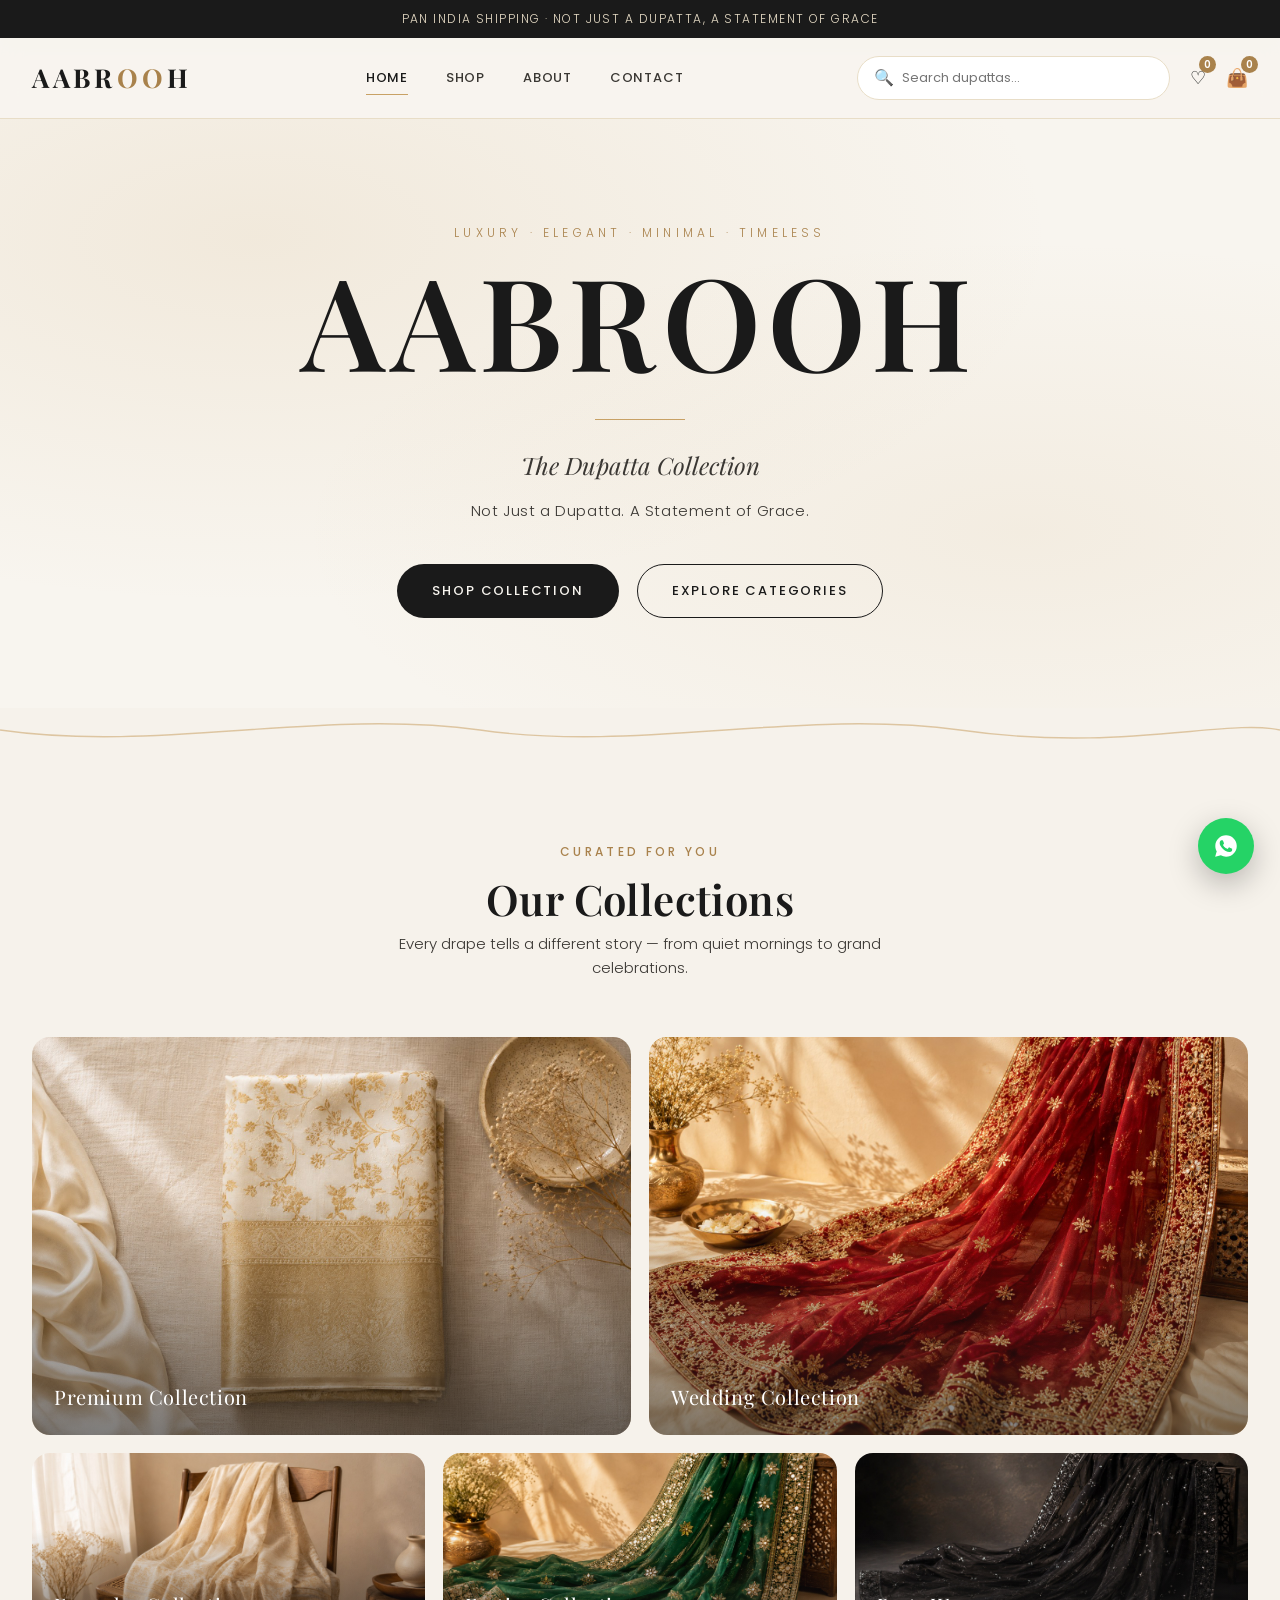
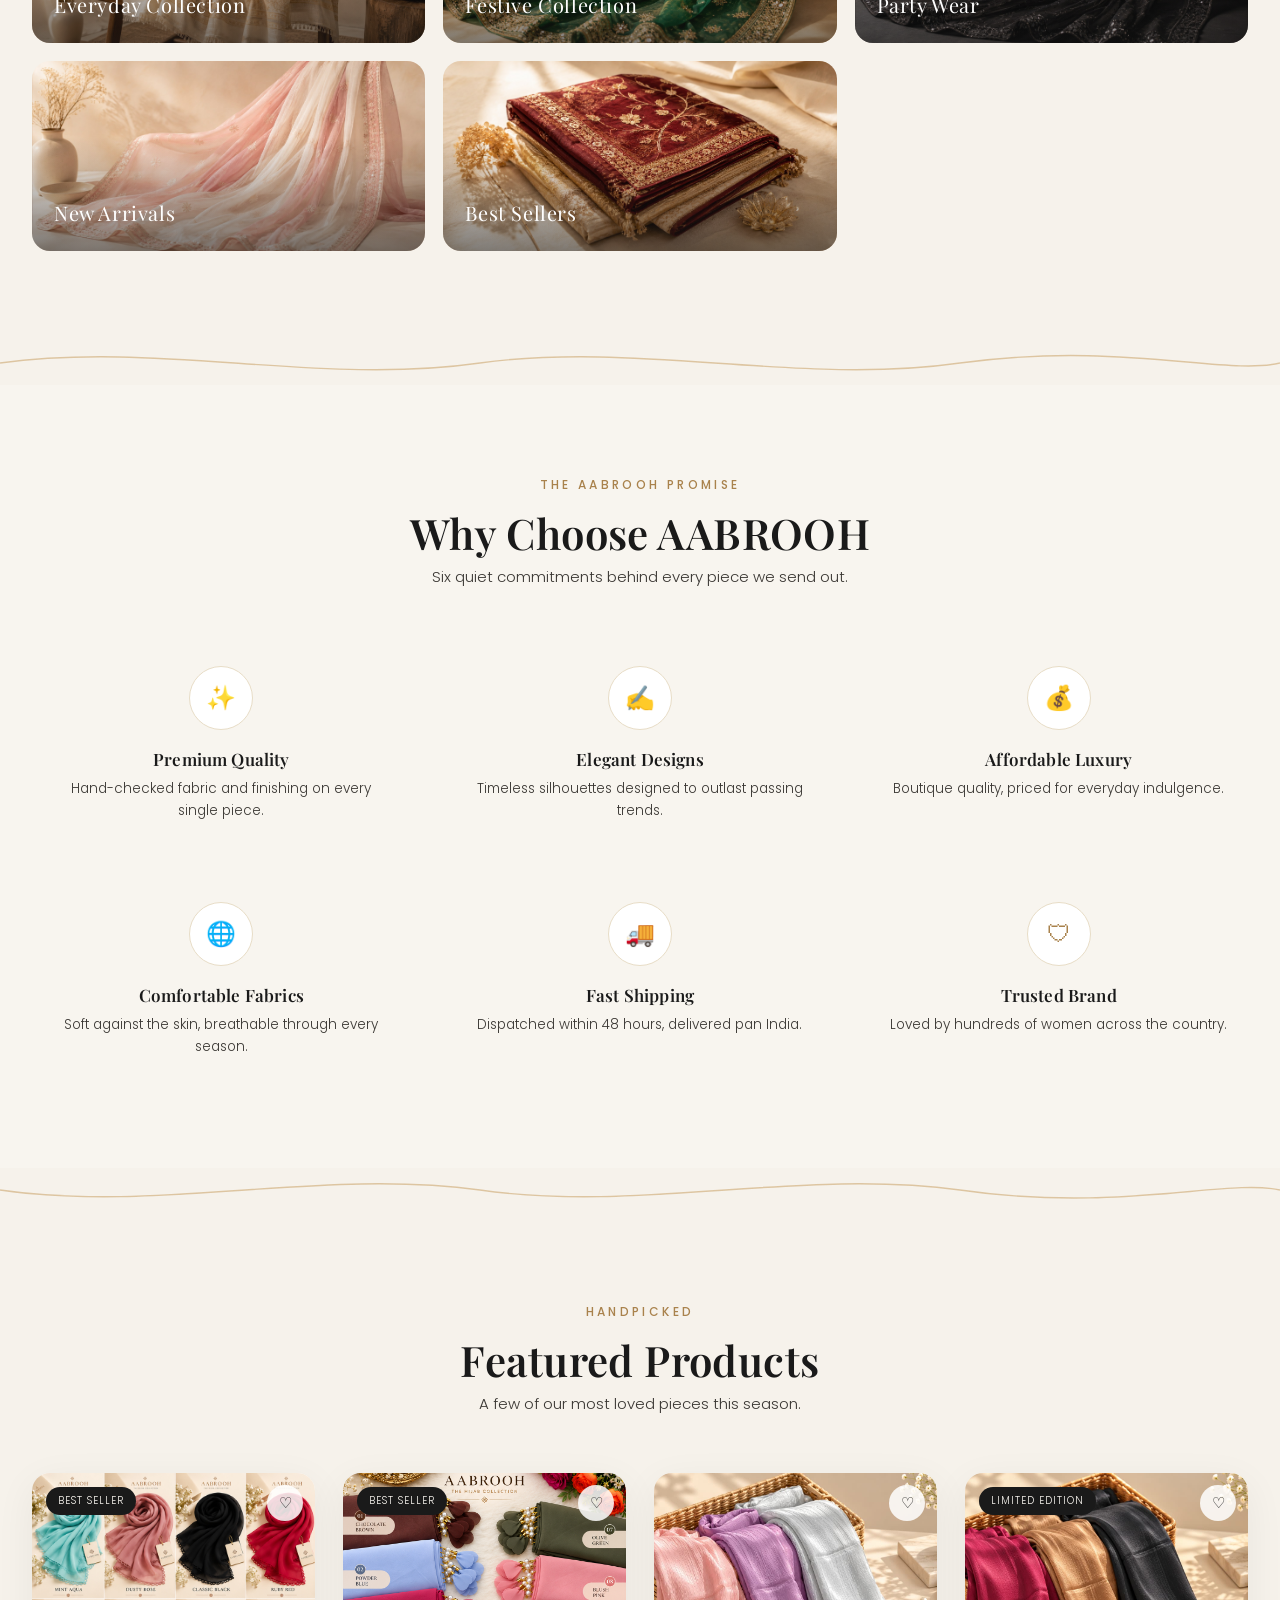
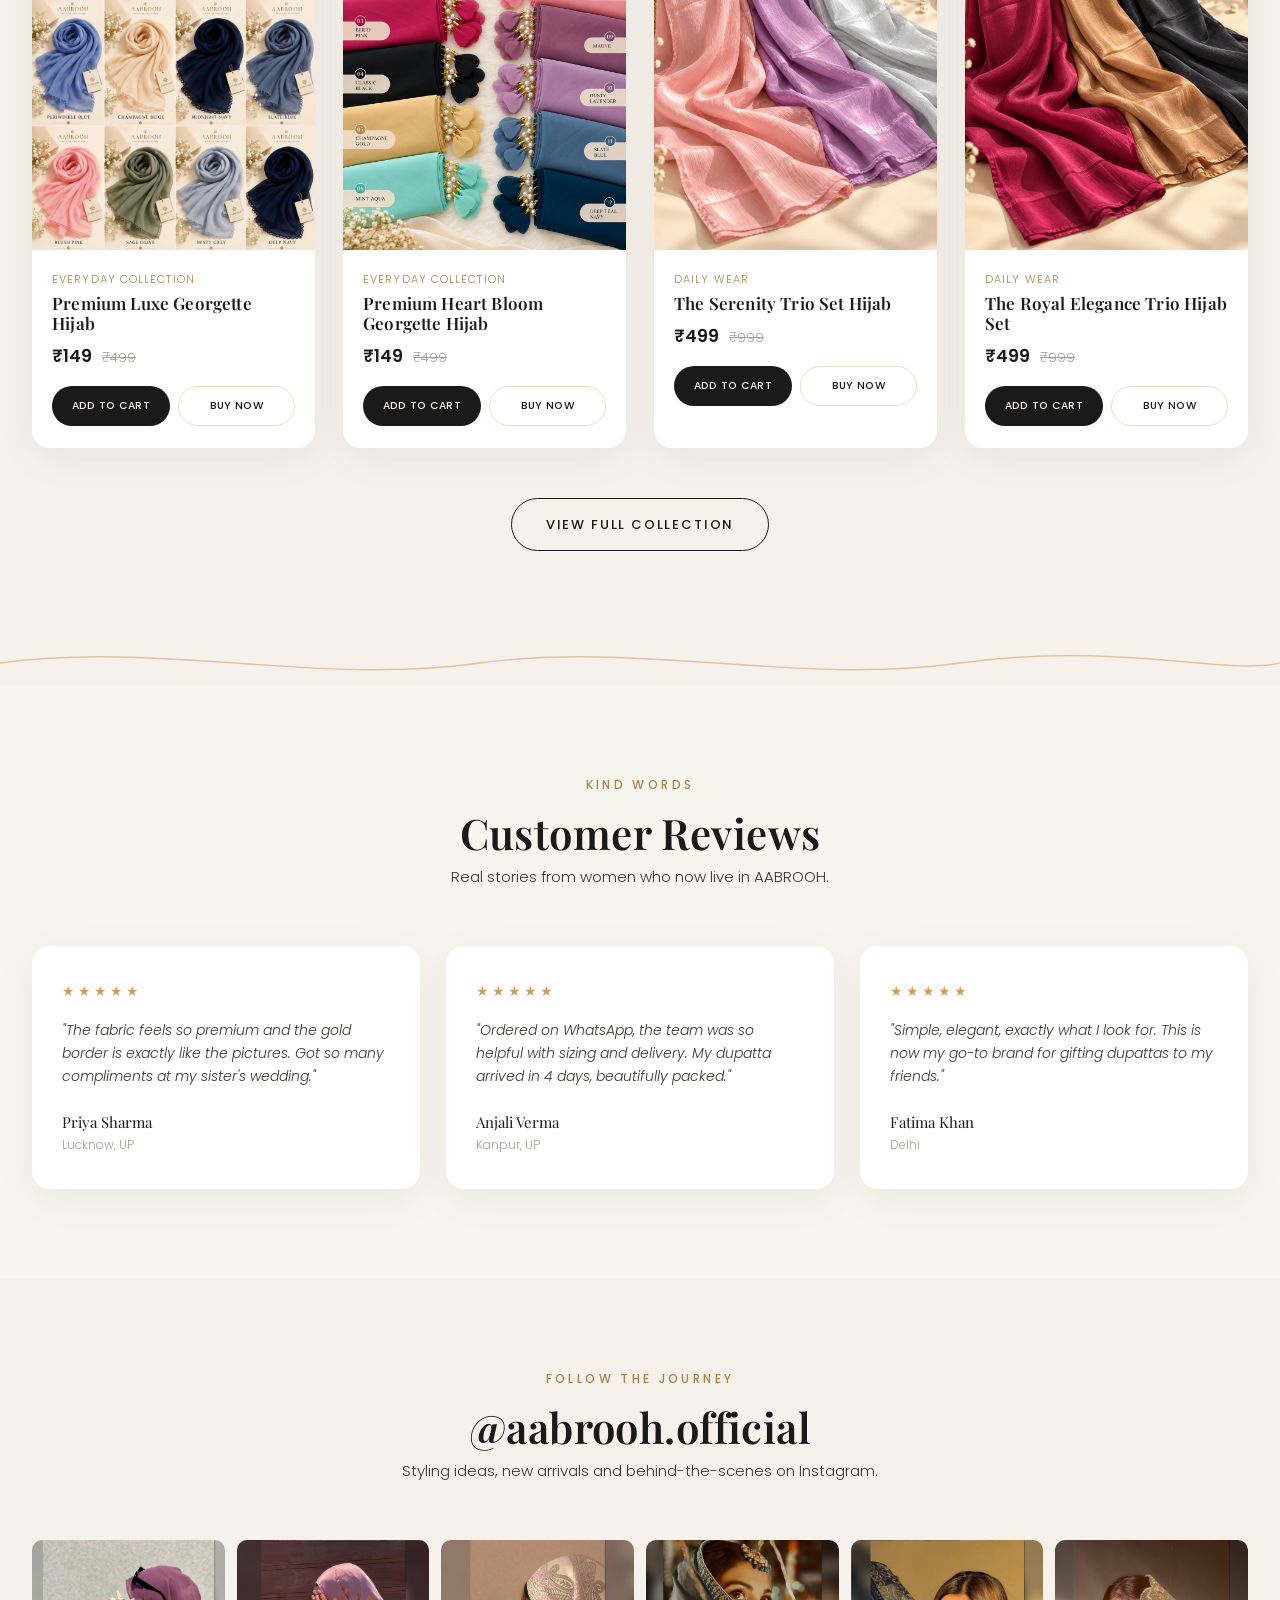
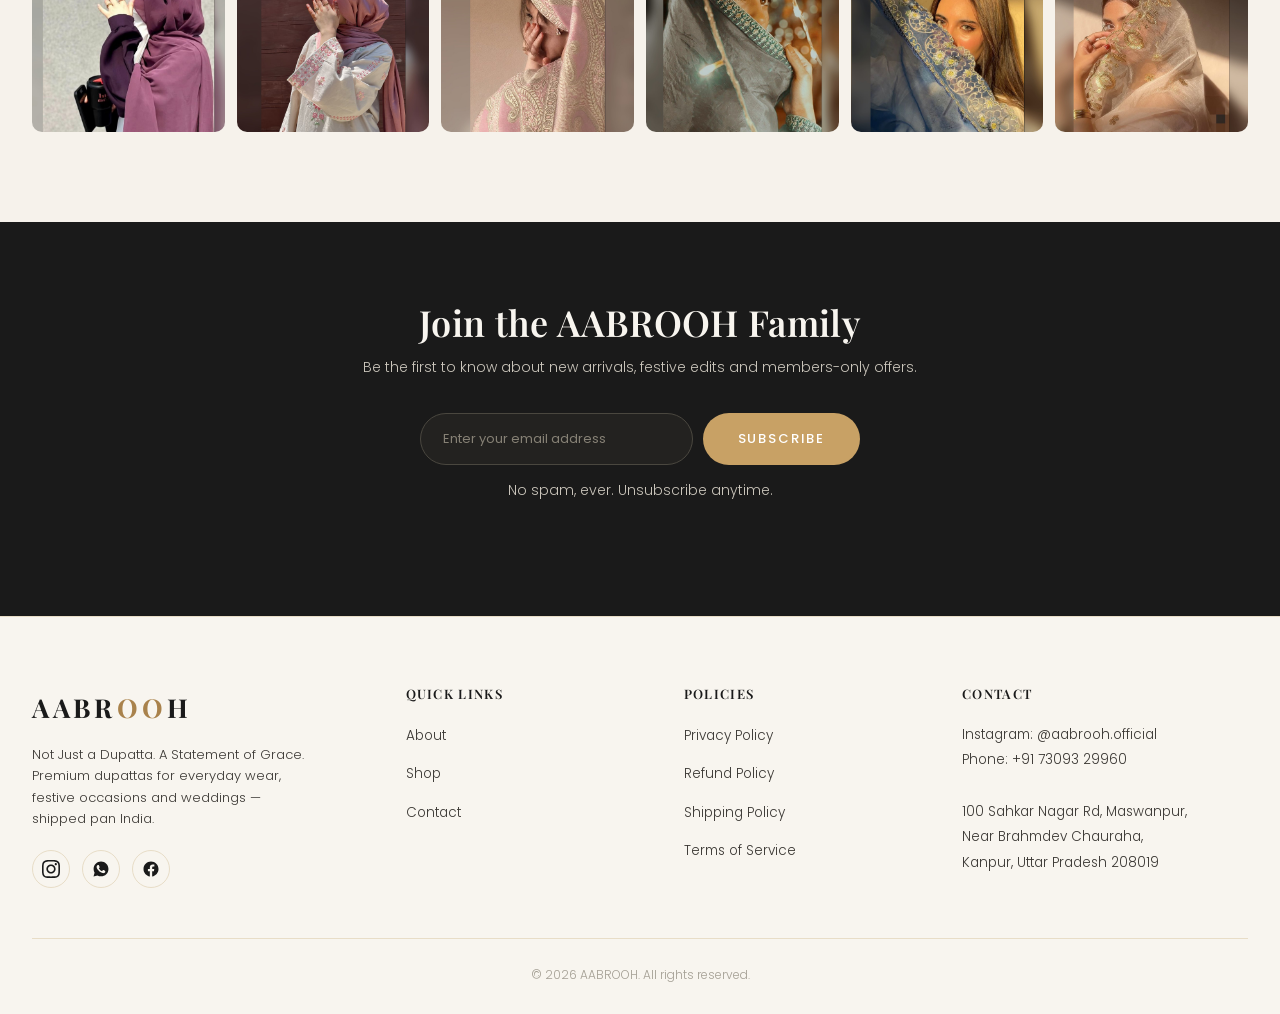
<file: index.html>
<!DOCTYPE html>
<html lang="en">
<head>
<meta charset="UTF-8">
<meta name="viewport" content="width=device-width, initial-scale=1.0">
<title>AABROOH | Premium Dupatta Collection</title>
<meta name="description" content="Shop Premium Dupattas Online. Elegant Everyday, Festive & Wedding Dupattas. Pan India Shipping.">
<meta property="og:title" content="AABROOH | Premium Dupatta Collection">
<meta property="og:description" content="Not Just a Dupatta. A Statement of Grace.">
<meta name="theme-color" content="#F6F2EB">
<link rel="preconnect" href="https://fonts.googleapis.com">
<link href="https://fonts.googleapis.com/css2?family=Playfair+Display:wght@500;600;700&family=Poppins:wght@300;400;500;600&display=swap" rel="stylesheet">
<link rel="icon" type="image/x-icon" href="favicon.ico">
<link rel="icon" type="image/png" href="favicon.png">
<link rel="apple-touch-icon" href="apple-touch-icon.png">
<link rel="stylesheet" href="style.css">
</head>
<body>

<div class="announce">Pan India Shipping · Not Just a Dupatta, A Statement of Grace</div>

<!-- NAVBAR -->
<header class="navbar">
  <div class="nav-inner">
    <a href="index.html" class="logo">AABR<span>OO</span>H</a>
    <nav class="nav-links">
      <a href="index.html" class="active">Home</a>
      <a href="shop.html">Shop</a>
      <a href="about.html">About</a>
      <a href="contact.html">Contact</a>
    </nav>
    <div class="nav-icons">
      <div class="search-box">
        <span>&#128269;</span>
        <input type="text" id="navSearch" placeholder="Search dupattas...">
      </div>
      <button class="icon-btn" title="Wishlist" onclick="window.location.href='shop.html'">
        &#9825;<span class="badge wishlist-count">0</span>
      </button>
      <button class="icon-btn" id="cartBtn" title="Cart">
        &#128092;<span class="badge cart-count">0</span>
      </button>
      <button class="nav-toggle" id="navToggle">&#9776;</button>
    </div>
  </div>
  <div class="mobile-menu" id="mobileMenu">
    <a href="index.html">Home</a>
    <a href="shop.html">Shop</a>
    <a href="about.html">About</a>
    <a href="contact.html">Contact</a>
  </div>
</header>

<!-- HERO -->
<section class="hero">
  <span class="hero-eyebrow">Luxury · Elegant · Minimal · Timeless</span>
  <h1>AABROOH</h1>
  <div class="hero-line"></div>
  <p class="hero-sub">The Dupatta Collection</p>
  <p class="hero-slogan">Not Just a Dupatta. A Statement of Grace.</p>
  <div class="hero-cta">
    <a href="shop.html" class="btn btn-primary">Shop Collection</a>
    <a href="#collections" class="btn btn-outline">Explore Categories</a>
  </div>
</section>

<svg class="drape-divider" viewBox="0 0 1200 44" preserveAspectRatio="none"><path d="M0,22 C150,45 300,0 450,22 C600,45 750,0 900,22 C1050,45 1150,10 1200,22"/></svg>

<!-- COLLECTIONS -->
<section class="section" id="collections">
  <span class="eyebrow" style="text-align:center;">Curated For You</span>
  <h2 class="section-title">Our Collections</h2>
  <p class="section-sub">Every drape tells a different story — from quiet mornings to grand celebrations.</p>
    <div class="collections-grid">
    <a class="collection-card" href="shop.html?cat=Premium%20Collection" style="background-image:url('images/collection-premium.jpg');background-size:cover;background-position:center;"><span>Premium Collection</span></a>
    <a class="collection-card" href="shop.html?cat=Wedding%20Collection" style="background-image:url('images/collection-wedding.jpg');background-size:cover;background-position:center;"><span>Wedding Collection</span></a>
    <a class="collection-card" href="shop.html?cat=Everyday%20Collection" style="background-image:url('images/collection-everyday.jpg');background-size:cover;background-position:center;"><span>Everyday Collection</span></a>
    <a class="collection-card" href="shop.html?cat=Festive%20Collection" style="background-image:url('images/collection-festive.jpg');background-size:cover;background-position:center;"><span>Festive Collection</span></a>
    <a class="collection-card" href="shop.html?cat=Party%20Wear" style="background-image:url('images/collection-party.jpg');background-size:cover;background-position:center;"><span>Party Wear</span></a>
    <a class="collection-card" href="shop.html?sort=new" style="background-image:url('images/collection-new.jpg');background-size:cover;background-position:center;"><span>New Arrivals</span></a>
    <a class="collection-card" href="shop.html?sort=popular" style="background-image:url('images/collection-bestseller.jpg');background-size:cover;background-position:center;"><span>Best Sellers</span></a>
  </div>
</section>

<svg class="drape-divider" viewBox="0 0 1200 44" preserveAspectRatio="none"><path d="M0,22 C150,0 300,45 450,22 C600,0 750,45 900,22 C1050,0 1150,35 1200,22"/></svg>

<!-- WHY CHOOSE -->
<section class="section bg-ivory">
  <span class="eyebrow" style="text-align:center;">The AABROOH Promise</span>
  <h2 class="section-title">Why Choose AABROOH</h2>
  <p class="section-sub">Six quiet commitments behind every piece we send out.</p>
  <div class="why-grid">
    <div class="why-item"><div class="why-icon">&#10024;</div><h3>Premium Quality</h3><p>Hand-checked fabric and finishing on every single piece.</p></div>
    <div class="why-item"><div class="why-icon">&#9997;</div><h3>Elegant Designs</h3><p>Timeless silhouettes designed to outlast passing trends.</p></div>
    <div class="why-item"><div class="why-icon">&#128176;</div><h3>Affordable Luxury</h3><p>Boutique quality, priced for everyday indulgence.</p></div>
    <div class="why-item"><div class="why-icon">&#127760;</div><h3>Comfortable Fabrics</h3><p>Soft against the skin, breathable through every season.</p></div>
    <div class="why-item"><div class="why-icon">&#128666;</div><h3>Fast Shipping</h3><p>Dispatched within 48 hours, delivered pan India.</p></div>
    <div class="why-item"><div class="why-icon">&#128737;</div><h3>Trusted Brand</h3><p>Loved by hundreds of women across the country.</p></div>
  </div>
</section>

<svg class="drape-divider" viewBox="0 0 1200 44" preserveAspectRatio="none"><path d="M0,22 C150,45 300,0 450,22 C600,45 750,0 900,22 C1050,45 1150,10 1200,22"/></svg>

<!-- FEATURED PRODUCTS -->
<section class="section">
  <span class="eyebrow" style="text-align:center;">Handpicked</span>
  <h2 class="section-title">Featured Products</h2>
  <p class="section-sub">A few of our most loved pieces this season.</p>
  <div class="product-grid" id="featuredGrid"></div>
  <div class="section-footer-cta">
    <a href="shop.html" class="btn btn-outline">View Full Collection</a>
  </div>
</section>

<svg class="drape-divider" viewBox="0 0 1200 44" preserveAspectRatio="none"><path d="M0,22 C150,0 300,45 450,22 C600,0 750,45 900,22 C1050,0 1150,35 1200,22"/></svg>

<!-- REVIEWS -->
<section class="section bg-ivory">
  <span class="eyebrow" style="text-align:center;">Kind Words</span>
  <h2 class="section-title">Customer Reviews</h2>
  <p class="section-sub">Real stories from women who now live in AABROOH.</p>
  <div class="reviews-track">
    <div class="review-card">
      <div class="stars">&#9733;&#9733;&#9733;&#9733;&#9733;</div>
      <p class="review-text">"The fabric feels so premium and the gold border is exactly like the pictures. Got so many compliments at my sister's wedding."</p>
      <div class="review-name">Priya Sharma</div>
      <div class="review-loc">Lucknow, UP</div>
    </div>
    <div class="review-card">
      <div class="stars">&#9733;&#9733;&#9733;&#9733;&#9733;</div>
      <p class="review-text">"Ordered on WhatsApp, the team was so helpful with sizing and delivery. My dupatta arrived in 4 days, beautifully packed."</p>
      <div class="review-name">Anjali Verma</div>
      <div class="review-loc">Kanpur, UP</div>
    </div>
    <div class="review-card">
      <div class="stars">&#9733;&#9733;&#9733;&#9733;&#9733;</div>
      <p class="review-text">"Simple, elegant, exactly what I look for. This is now my go-to brand for gifting dupattas to my friends."</p>
      <div class="review-name">Fatima Khan</div>
      <div class="review-loc">Delhi</div>
    </div>
  </div>
</section>

<!-- INSTAGRAM -->
<section class="section">
  <span class="eyebrow" style="text-align:center;">Follow The Journey</span>
  <h2 class="section-title">@aabrooh.official</h2>
  <p class="section-sub">Styling ideas, new arrivals and behind-the-scenes on Instagram.</p>
   <div class="insta-grid">
    <a href="https://instagram.com/aabrooh.official" target="_blank" class="insta-item" style="background-image:url('images/insta-1.jpg');background-size:cover;background-position:center;"></a>
    <a href="https://instagram.com/aabrooh.official" target="_blank" class="insta-item" style="background-image:url('images/insta-2.jpg');background-size:cover;background-position:center;"></a>
    <a href="https://instagram.com/aabrooh.official" target="_blank" class="insta-item" style="background-image:url('images/insta-3.jpg');background-size:cover;background-position:center;"></a>
    <a href="https://instagram.com/aabrooh.official" target="_blank" class="insta-item" style="background-image:url('images/insta-4.jpg');background-size:cover;background-position:center;"></a>
    <a href="https://instagram.com/aabrooh.official" target="_blank" class="insta-item" style="background-image:url('images/insta-5.jpg');background-size:cover;background-position:center;"></a>
    <a href="https://instagram.com/aabrooh.official" target="_blank" class="insta-item" style="background-image:url('images/insta-6.jpg');background-size:cover;background-position:center;"></a>
  </div>
</section>

<!-- NEWSLETTER -->
<section class="newsletter">
  <h2>Join the AABROOH Family</h2>
  <p>Be the first to know about new arrivals, festive edits and members-only offers.</p>
  <form class="newsletter-form" id="newsletterForm">
    <input type="email" placeholder="Enter your email address" required>
    <button type="submit" class="btn btn-gold">Subscribe</button>
  </form>
  <p class="newsletter-note">No spam, ever. Unsubscribe anytime.</p>
</section>

<!-- FOOTER -->
<footer class="footer">
  <div class="footer-grid">
    <div class="footer-brand">
      <a href="index.html" class="logo">AABR<span>OO</span>H</a>
      <p>Not Just a Dupatta. A Statement of Grace. Premium dupattas for everyday wear, festive occasions and weddings — shipped pan India.</p>
      <div class="footer-social">
      <a href="https://instagram.com/aabrooh.official" target="_blank" title="Instagram"><svg xmlns="http://www.w3.org/2000/svg" width="18" height="18" viewBox="0 0 24 24" fill="currentColor"><path d="M12 2.163c3.204 0 3.584.012 4.85.07 3.252.148 4.771 1.691 4.919 4.919.058 1.265.069 1.645.069 4.849 0 3.205-.012 3.584-.069 4.849-.149 3.225-1.664 4.771-4.919 4.919-1.266.058-1.644.07-4.85.07-3.204 0-3.584-.012-4.849-.07-3.26-.149-4.771-1.699-4.919-4.92-.058-1.265-.07-1.644-.07-4.849 0-3.204.013-3.583.07-4.849.149-3.227 1.664-4.771 4.919-4.919 1.266-.057 1.645-.069 4.849-.069zm0-2.163c-3.259 0-3.667.014-4.947.072-4.358.2-6.78 2.618-6.98 6.98-.059 1.281-.073 1.689-.073 4.948 0 3.259.014 3.668.072 4.948.2 4.358 2.618 6.78 6.98 6.98 1.281.058 1.689.072 4.948.072 3.259 0 3.668-.014 4.948-.072 4.354-.2 6.782-2.618 6.98-6.98.059-1.28.073-1.689.073-4.948 0-3.259-.014-3.667-.072-4.947-.196-4.354-2.617-6.78-6.98-6.98-1.281-.059-1.69-.073-4.949-.073zm0 5.838c-3.403 0-6.162 2.759-6.162 6.162s2.759 6.163 6.162 6.163 6.162-2.759 6.162-6.163c0-3.403-2.759-6.162-6.162-6.162zm0 10.162c-2.209 0-4-1.79-4-4 0-2.209 1.791-4 4-4s4 1.791 4 4c0 2.21-1.791 4-4 4zm6.406-11.845c-.796 0-1.441.645-1.441 1.44s.645 1.44 1.441 1.44c.795 0 1.439-.645 1.439-1.44s-.644-1.44-1.439-1.44z"/></svg></a>
<a href="https://wa.me/917309329960" target="_blank" title="WhatsApp"><svg xmlns="http://www.w3.org/2000/svg" width="18" height="18" viewBox="0 0 24 24" fill="currentColor"><path d="M12.04 2C6.58 2 2.13 6.45 2.13 11.91c0 1.75.46 3.48 1.32 5L2 22l5.25-1.38c1.45.79 3.08 1.21 4.79 1.21 5.46 0 9.91-4.45 9.91-9.91C21.95 6.45 17.5 2 12.04 2zm5.71 14.09c-.24.68-1.4 1.32-1.94 1.4-.5.08-1.13.11-1.82-.11-.42-.14-.96-.31-1.65-.61-2.91-1.26-4.81-4.19-4.96-4.38-.14-.19-1.18-1.57-1.18-3 0-1.42.75-2.12 1.02-2.41.27-.29.58-.36.78-.36.19 0 .39 0 .56.01.18.01.42-.07.65.5.24.58.82 2 .89 2.15.07.14.11.31.02.5-.09.19-.14.31-.27.48-.14.17-.29.38-.41.51-.14.14-.28.29-.12.57.16.28.71 1.17 1.53 1.9 1.05.94 1.94 1.23 2.22 1.37.28.14.44.12.6-.07.17-.19.71-.83.9-1.11.19-.28.38-.24.64-.14.26.09 1.66.78 1.94.92.28.14.47.21.54.33.07.12.07.68-.17 1.36z"/></svg></a>
<a href="#" target="_blank" title="Facebook"><svg xmlns="http://www.w3.org/2000/svg" width="18" height="18" viewBox="0 0 24 24" fill="currentColor"><path d="M22 12.06C22 6.505 17.523 2 12 2S2 6.505 2 12.06c0 5.022 3.657 9.184 8.438 9.94v-7.03H7.898v-2.91h2.54V9.845c0-2.507 1.492-3.89 3.777-3.89 1.094 0 2.238.195 2.238.195v2.462h-1.26c-1.243 0-1.63.771-1.63 1.562v1.877h2.773l-.443 2.91h-2.33V22c4.78-.756 8.437-4.918 8.437-9.94z"/></svg></a>
      </div>
    </div>
    <div class="footer-col">
      <h4>Quick Links</h4>
      <ul>
        <li><a href="about.html">About</a></li>
        <li><a href="shop.html">Shop</a></li>
        <li><a href="contact.html">Contact</a></li>
      </ul>
    </div>
    <div class="footer-col">
      <h4>Policies</h4>
      <ul>
        <li><a href="#">Privacy Policy</a></li>
        <li><a href="#">Refund Policy</a></li>
        <li><a href="#">Shipping Policy</a></li>
        <li><a href="#">Terms of Service</a></li>
      </ul>
    </div>
    <div class="footer-col">
      <h4>Contact</h4>
      <address>
       Instagram: <a href="https://instagram.com/aabrooh.official" target="_blank" style="color:inherit;">@aabrooh.official</a><br>
        Phone: +91 73093 29960<br><br>
        100 Sahkar Nagar Rd, Maswanpur,<br>
        Near Brahmdev Chauraha,<br>
        Kanpur, Uttar Pradesh 208019
      </address>
    </div>
  </div>
  <div class="footer-bottom">&copy; 2026 AABROOH. All rights reserved.</div>
</footer>

<!-- CART DRAWER -->
<div class="overlay" id="overlay"></div>
<div class="drawer" id="cartDrawer">
  <div class="drawer-head">
    <h3>Your Bag</h3>
    <button class="drawer-close" id="drawerClose">&times;</button>
  </div>
  <div class="drawer-body" id="drawerBody"></div>
  <div class="drawer-foot" id="drawerFoot"></div>
</div>

<a class="wa-float" href="https://wa.me/917309329960" target="_blank" title="Chat on WhatsApp"><svg xmlns="http://www.w3.org/2000/svg" width="26" height="26" viewBox="0 0 24 24" fill="currentColor"><path d="M12.04 2C6.58 2 2.13 6.45 2.13 11.91c0 1.75.46 3.48 1.32 5L2 22l5.25-1.38c1.45.79 3.08 1.21 4.79 1.21 5.46 0 9.91-4.45 9.91-9.91C21.95 6.45 17.5 2 12.04 2zm5.71 14.09c-.24.68-1.4 1.32-1.94 1.4-.5.08-1.13.11-1.82-.11-.42-.14-.96-.31-1.65-.61-2.91-1.26-4.81-4.19-4.96-4.38-.14-.19-1.18-1.57-1.18-3 0-1.42.75-2.12 1.02-2.41.27-.29.58-.36.78-.36.19 0 .39 0 .56.01.18.01.42-.07.65.5.24.58.82 2 .89 2.15.07.14.11.31.02.5-.09.19-.14.31-.27.48-.14.17-.29.38-.41.51-.14.14-.28.29-.12.57.16.28.71 1.17 1.53 1.9 1.05.94 1.94 1.23 2.22 1.37.28.14.44.12.6-.07.17-.19.71-.83.9-1.11.19-.28.38-.24.64-.14.26.09 1.66.78 1.94.92.28.14.47.21.54.33.07.12.07.68-.17 1.36z"/></svg></a>
<div class="toast" id="toast"></div>

<script src="products.js"></script>
<script src="main.js"></script>
<script>
  function renderFeatured() {
    const grid = document.getElementById("featuredGrid");
    const featured = PRODUCTS.slice(0, 4);
    grid.innerHTML = featured.map(p => `
      <div class="product-card">
        <a href="product.html?id=${p.id}">
          <div class="product-media" data-tag="${p.tag}" data-img-id="${p.id}">
            ${p.badge ? `<span class="product-badge">${p.badge}</span>` : ""}
          </div>
        </a>
        <button class="wishlist-btn" onclick="toggleWishlist('${p.id}', this)">&#9825;</button>
        <div class="quick-view"><a href="product.html?id=${p.id}">Quick View</a></div>
        <div class="product-info">
          <div class="product-cat">${p.category}</div>
          <a href="product.html?id=${p.id}"><h3 class="product-name">${p.name}</h3></a>
          <div class="product-price">
            <span class="price-now">₹${p.price}</span>
            <span class="price-mrp">₹${p.mrp}</span>
          </div>
          <div class="product-actions">
            <button class="btn btn-primary btn-sm" onclick="addToCart('${p.id}')">Add to Cart</button>
            <button class="btn btn-whatsapp btn-sm" onclick="buyNow('${p.id}')">Buy Now</button>
          </div>
        </div>
      </div>
    `).join("");
  }
  renderFeatured();

  // sync wishlist heart state
  document.addEventListener("DOMContentLoaded", () => {
    const list = Store.getWishlist();
    document.querySelectorAll(".wishlist-btn").forEach((btn, i) => {
      const p = PRODUCTS[i];
      if (p && list.includes(p.id)) btn.classList.add("active");loadProductImages();
    });
  });
</script>
</body>
</html>
</file>
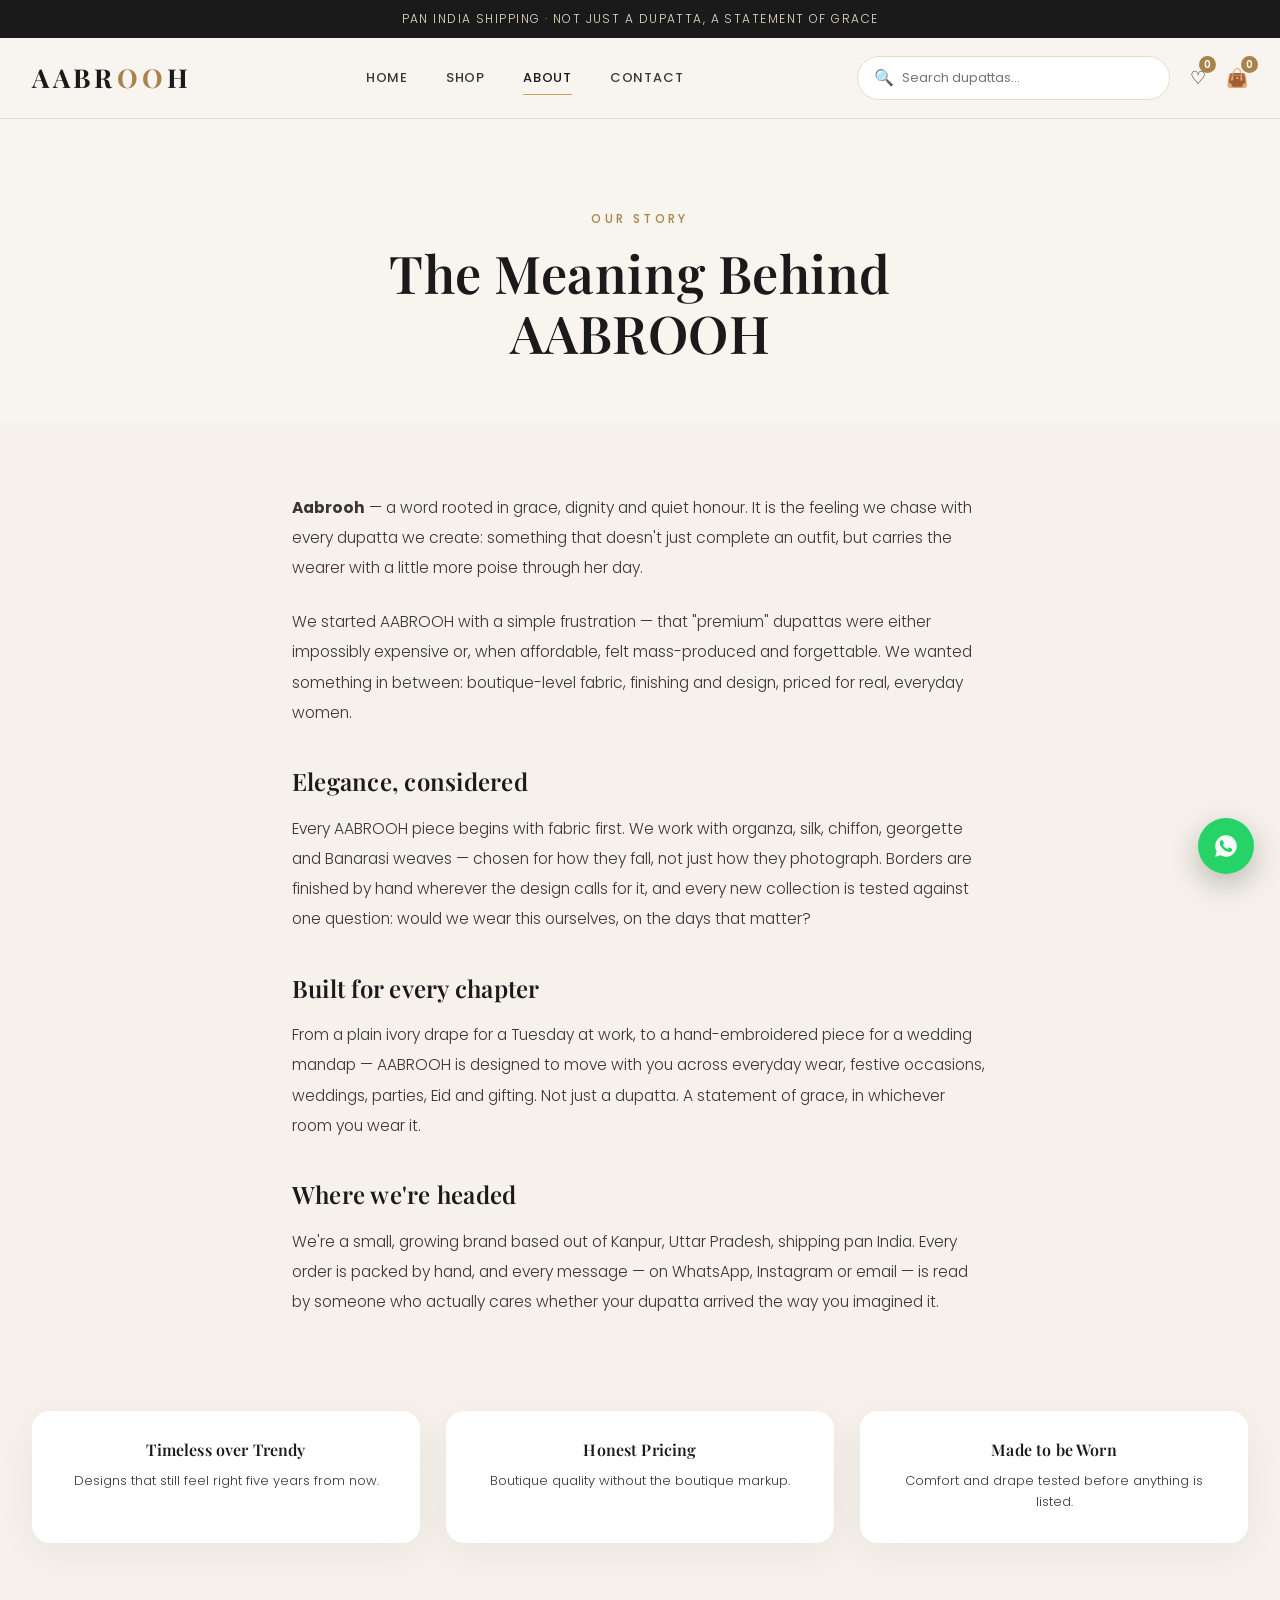
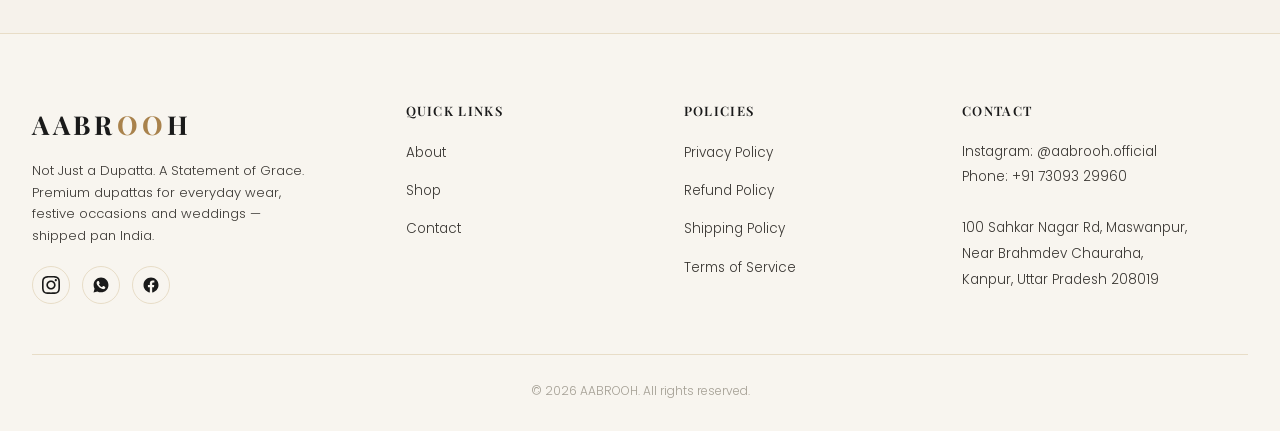
<file: about.html>
<!DOCTYPE html>
<html lang="en">
<head>
<meta charset="UTF-8">
<meta name="viewport" content="width=device-width, initial-scale=1.0">
<title>About Us | AABROOH</title>
<meta name="description" content="The story of AABROOH — dedicated to elegance, quality and timeless dupatta fashion.">
<link rel="preconnect" href="https://fonts.googleapis.com">
<link href="https://fonts.googleapis.com/css2?family=Playfair+Display:wght@500;600;700&family=Poppins:wght@300;400;500;600&display=swap" rel="stylesheet">
<link rel="icon" type="image/x-icon" href="favicon.ico">
<link rel="icon" type="image/png" href="favicon.png">
<link rel="apple-touch-icon" href="apple-touch-icon.png">
<link rel="stylesheet" href="style.css">
</head>
<body>

<div class="announce">Pan India Shipping · Not Just a Dupatta, A Statement of Grace</div>

<header class="navbar">
  <div class="nav-inner">
    <a href="index.html" class="logo">AABR<span>OO</span>H</a>
    <nav class="nav-links">
      <a href="index.html">Home</a>
      <a href="shop.html">Shop</a>
      <a href="about.html" class="active">About</a>
      <a href="contact.html">Contact</a>
    </nav>
    <div class="nav-icons">
      <div class="search-box"><span>&#128269;</span><input type="text" id="navSearch" placeholder="Search dupattas..."></div>
      <button class="icon-btn" title="Wishlist">&#9825;<span class="badge wishlist-count">0</span></button>
      <button class="icon-btn" id="cartBtn" title="Cart">&#128092;<span class="badge cart-count">0</span></button>
      <button class="nav-toggle" id="navToggle">&#9776;</button>
    </div>
  </div>
  <div class="mobile-menu" id="mobileMenu">
    <a href="index.html">Home</a><a href="shop.html">Shop</a><a href="about.html">About</a><a href="contact.html">Contact</a>
  </div>
</header>

<section class="about-hero">
  <span class="eyebrow">Our Story</span>
  <h1>The Meaning Behind AABROOH</h1>
</section>

<div class="about-body">
  <p><strong>Aabrooh</strong> — a word rooted in grace, dignity and quiet honour. It is the feeling we chase with every dupatta we create: something that doesn't just complete an outfit, but carries the wearer with a little more poise through her day.</p>

  <p>We started AABROOH with a simple frustration — that "premium" dupattas were either impossibly expensive or, when affordable, felt mass-produced and forgettable. We wanted something in between: boutique-level fabric, finishing and design, priced for real, everyday women.</p>

  <h2>Elegance, considered</h2>
  <p>Every AABROOH piece begins with fabric first. We work with organza, silk, chiffon, georgette and Banarasi weaves — chosen for how they fall, not just how they photograph. Borders are finished by hand wherever the design calls for it, and every new collection is tested against one question: would we wear this ourselves, on the days that matter?</p>

  <h2>Built for every chapter</h2>
  <p>From a plain ivory drape for a Tuesday at work, to a hand-embroidered piece for a wedding mandap — AABROOH is designed to move with you across everyday wear, festive occasions, weddings, parties, Eid and gifting. Not just a dupatta. A statement of grace, in whichever room you wear it.</p>

  <h2>Where we're headed</h2>
  <p>We're a small, growing brand based out of Kanpur, Uttar Pradesh, shipping pan India. Every order is packed by hand, and every message — on WhatsApp, Instagram or email — is read by someone who actually cares whether your dupatta arrived the way you imagined it.</p>
</div>

<section class="about-values">
  <div class="value-card"><h3>Timeless over Trendy</h3><p>Designs that still feel right five years from now.</p></div>
  <div class="value-card"><h3>Honest Pricing</h3><p>Boutique quality without the boutique markup.</p></div>
  <div class="value-card"><h3>Made to be Worn</h3><p>Comfort and drape tested before anything is listed.</p></div>
</section>

<footer class="footer">
  <div class="footer-grid">
    <div class="footer-brand">
      <a href="index.html" class="logo">AABR<span>OO</span>H</a>
      <p>Not Just a Dupatta. A Statement of Grace. Premium dupattas for everyday wear, festive occasions and weddings — shipped pan India.</p>
      <div class="footer-social">
      <a href="https://instagram.com/aabrooh.official" target="_blank" title="Instagram"><svg xmlns="http://www.w3.org/2000/svg" width="18" height="18" viewBox="0 0 24 24" fill="currentColor"><path d="M12 2.163c3.204 0 3.584.012 4.85.07 3.252.148 4.771 1.691 4.919 4.919.058 1.265.069 1.645.069 4.849 0 3.205-.012 3.584-.069 4.849-.149 3.225-1.664 4.771-4.919 4.919-1.266.058-1.644.07-4.85.07-3.204 0-3.584-.012-4.849-.07-3.26-.149-4.771-1.699-4.919-4.92-.058-1.265-.07-1.644-.07-4.849 0-3.204.013-3.583.07-4.849.149-3.227 1.664-4.771 4.919-4.919 1.266-.057 1.645-.069 4.849-.069zm0-2.163c-3.259 0-3.667.014-4.947.072-4.358.2-6.78 2.618-6.98 6.98-.059 1.281-.073 1.689-.073 4.948 0 3.259.014 3.668.072 4.948.2 4.358 2.618 6.78 6.98 6.98 1.281.058 1.689.072 4.948.072 3.259 0 3.668-.014 4.948-.072 4.354-.2 6.782-2.618 6.98-6.98.059-1.28.073-1.689.073-4.948 0-3.259-.014-3.667-.072-4.947-.196-4.354-2.617-6.78-6.98-6.98-1.281-.059-1.69-.073-4.949-.073zm0 5.838c-3.403 0-6.162 2.759-6.162 6.162s2.759 6.163 6.162 6.163 6.162-2.759 6.162-6.163c0-3.403-2.759-6.162-6.162-6.162zm0 10.162c-2.209 0-4-1.79-4-4 0-2.209 1.791-4 4-4s4 1.791 4 4c0 2.21-1.791 4-4 4zm6.406-11.845c-.796 0-1.441.645-1.441 1.44s.645 1.44 1.441 1.44c.795 0 1.439-.645 1.439-1.44s-.644-1.44-1.439-1.44z"/></svg></a>
<a href="https://wa.me/917309329960" target="_blank" title="WhatsApp"><svg xmlns="http://www.w3.org/2000/svg" width="18" height="18" viewBox="0 0 24 24" fill="currentColor"><path d="M12.04 2C6.58 2 2.13 6.45 2.13 11.91c0 1.75.46 3.48 1.32 5L2 22l5.25-1.38c1.45.79 3.08 1.21 4.79 1.21 5.46 0 9.91-4.45 9.91-9.91C21.95 6.45 17.5 2 12.04 2zm5.71 14.09c-.24.68-1.4 1.32-1.94 1.4-.5.08-1.13.11-1.82-.11-.42-.14-.96-.31-1.65-.61-2.91-1.26-4.81-4.19-4.96-4.38-.14-.19-1.18-1.57-1.18-3 0-1.42.75-2.12 1.02-2.41.27-.29.58-.36.78-.36.19 0 .39 0 .56.01.18.01.42-.07.65.5.24.58.82 2 .89 2.15.07.14.11.31.02.5-.09.19-.14.31-.27.48-.14.17-.29.38-.41.51-.14.14-.28.29-.12.57.16.28.71 1.17 1.53 1.9 1.05.94 1.94 1.23 2.22 1.37.28.14.44.12.6-.07.17-.19.71-.83.9-1.11.19-.28.38-.24.64-.14.26.09 1.66.78 1.94.92.28.14.47.21.54.33.07.12.07.68-.17 1.36z"/></svg></a>
<a href="#" target="_blank" title="Facebook"><svg xmlns="http://www.w3.org/2000/svg" width="18" height="18" viewBox="0 0 24 24" fill="currentColor"><path d="M22 12.06C22 6.505 17.523 2 12 2S2 6.505 2 12.06c0 5.022 3.657 9.184 8.438 9.94v-7.03H7.898v-2.91h2.54V9.845c0-2.507 1.492-3.89 3.777-3.89 1.094 0 2.238.195 2.238.195v2.462h-1.26c-1.243 0-1.63.771-1.63 1.562v1.877h2.773l-.443 2.91h-2.33V22c4.78-.756 8.437-4.918 8.437-9.94z"/></svg></a>
      </div>
    </div>
    <div class="footer-col"><h4>Quick Links</h4><ul><li><a href="about.html">About</a></li><li><a href="shop.html">Shop</a></li><li><a href="contact.html">Contact</a></li></ul></div>
    <div class="footer-col"><h4>Policies</h4><ul><li><a href="#">Privacy Policy</a></li><li><a href="#">Refund Policy</a></li><li><a href="#">Shipping Policy</a></li><li><a href="#">Terms of Service</a></li></ul></div>
<div class="footer-col"><h4>Contact</h4><address>Instagram: <a href="https://instagram.com/aabrooh.official" target="_blank" style="color:inherit;">@aabrooh.official</a><br>Phone: +91 73093 29960<br><br>100 Sahkar Nagar Rd, Maswanpur,<br>Near Brahmdev Chauraha,<br>Kanpur, Uttar Pradesh 208019</address></div>  </div>
  <div class="footer-bottom">&copy; 2026 AABROOH. All rights reserved.</div>
</footer>

<div class="overlay" id="overlay"></div>
<div class="drawer" id="cartDrawer">
  <div class="drawer-head"><h3>Your Bag</h3><button class="drawer-close" id="drawerClose">&times;</button></div>
  <div class="drawer-body" id="drawerBody"></div>
  <div class="drawer-foot" id="drawerFoot"></div>
</div>

<a class="wa-float" href="https://wa.me/917309329960" target="_blank" title="Chat on WhatsApp"><svg xmlns="http://www.w3.org/2000/svg" width="26" height="26" viewBox="0 0 24 24" fill="currentColor"><path d="M12.04 2C6.58 2 2.13 6.45 2.13 11.91c0 1.75.46 3.48 1.32 5L2 22l5.25-1.38c1.45.79 3.08 1.21 4.79 1.21 5.46 0 9.91-4.45 9.91-9.91C21.95 6.45 17.5 2 12.04 2zm5.71 14.09c-.24.68-1.4 1.32-1.94 1.4-.5.08-1.13.11-1.82-.11-.42-.14-.96-.31-1.65-.61-2.91-1.26-4.81-4.19-4.96-4.38-.14-.19-1.18-1.57-1.18-3 0-1.42.75-2.12 1.02-2.41.27-.29.58-.36.78-.36.19 0 .39 0 .56.01.18.01.42-.07.65.5.24.58.82 2 .89 2.15.07.14.11.31.02.5-.09.19-.14.31-.27.48-.14.17-.29.38-.41.51-.14.14-.28.29-.12.57.16.28.71 1.17 1.53 1.9 1.05.94 1.94 1.23 2.22 1.37.28.14.44.12.6-.07.17-.19.71-.83.9-1.11.19-.28.38-.24.64-.14.26.09 1.66.78 1.94.92.28.14.47.21.54.33.07.12.07.68-.17 1.36z"/></svg></a>
<div class="toast" id="toast"></div>

<script src="products.js"></script>
<script src="main.js"></script>
</body>
</html>
</file>
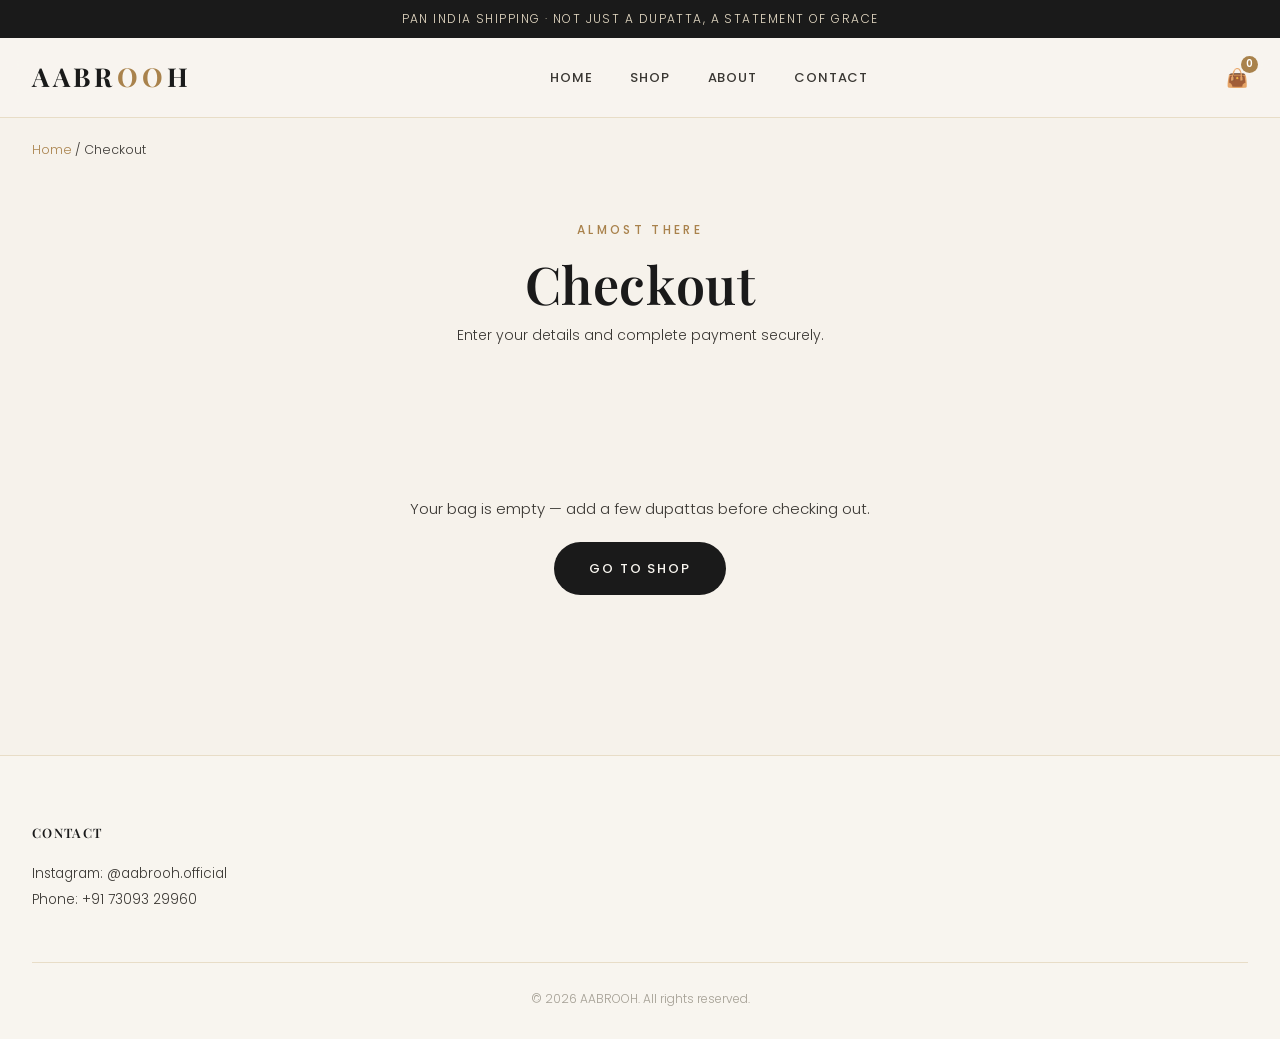
<file: checkout.html>
<!DOCTYPE html>
<html lang="en">
<head>
<meta charset="UTF-8">
<meta name="viewport" content="width=device-width, initial-scale=1.0">
<title>Checkout | AABROOH</title>
<link rel="preconnect" href="https://fonts.googleapis.com">
<link href="https://fonts.googleapis.com/css2?family=Playfair+Display:wght@500;600;700&family=Poppins:wght@300;400;500;600&display=swap" rel="stylesheet">
<link rel="icon" type="image/x-icon" href="favicon.ico">
<link rel="icon" type="image/png" href="favicon.png">
<link rel="apple-touch-icon" href="apple-touch-icon.png">
<link rel="stylesheet" href="style.css">
<script src="https://checkout.razorpay.com/v1/checkout.js"></script>
<style>
  .checkout-wrap { max-width: 720px; margin: 0 auto; padding: 50px 32px 100px; }
  .checkout-summary { background: var(--white); border-radius: var(--radius); padding: 26px; box-shadow: var(--shadow-soft); margin-bottom: 30px; }
  .checkout-summary h3 { font-size: 16px; margin-bottom: 18px; }
  .co-item { display: flex; justify-content: space-between; font-size: 13.5px; color: var(--black-soft); padding: 10px 0; border-bottom: 1px solid var(--gold-soft); }
  .co-item .sku { font-size: 11px; color: #A39E93; display: block; margin-top: 2px; }
  .co-item:last-of-type { border-bottom: none; }
  .co-total { display: flex; justify-content: space-between; font-size: 16px; font-weight: 600; padding-top: 16px; margin-top: 6px; border-top: 1px solid var(--gold-soft); }
  .checkout-form { display: flex; flex-direction: column; gap: 16px; }
  .checkout-form input, .checkout-form textarea {
    padding: 15px 20px; border: 1px solid var(--gold-soft); border-radius: var(--radius-sm);
    background: var(--white); font-size: 13.5px; outline: none; transition: border-color var(--transition);
  }
  .checkout-form input:focus, .checkout-form textarea:focus { border-color: var(--gold); }
  .checkout-form textarea { resize: vertical; min-height: 90px; }
  .form-row { display: flex; gap: 14px; }
  .form-row input { flex: 1; }
  .empty-cart-msg { text-align: center; padding: 60px 20px; color: var(--black-soft); }
  .co-success { text-align: center; padding: 70px 20px; }
  .co-success .icon { font-size: 46px; margin-bottom: 20px; }
  .co-success h2 { margin-bottom: 12px; }
  .co-success p { color: var(--black-soft); font-size: 14px; max-width: 420px; margin: 0 auto 16px; }
  .order-id-box { background: var(--ivory); border: 1px solid var(--gold-soft); border-radius: var(--radius-sm); padding: 16px 24px; display: inline-block; margin-bottom: 24px; }
  .order-id-box .label { font-size: 11px; letter-spacing: 0.08em; text-transform: uppercase; color: var(--gold-deep); display: block; margin-bottom: 4px; }
  .order-id-box .value { font-family: var(--font-display); font-size: 20px; font-weight: 600; }
  .secure-note { font-size: 12px; color: var(--black-soft); text-align: center; display: flex; align-items: center; justify-content: center; gap: 6px; margin-top: 4px; }
</style>
</head>
<body>

<div class="announce">Pan India Shipping · Not Just a Dupatta, A Statement of Grace</div>

<header class="navbar">
  <div class="nav-inner">
    <a href="index.html" class="logo">AABR<span>OO</span>H</a>
    <nav class="nav-links">
      <a href="index.html">Home</a>
      <a href="shop.html">Shop</a>
      <a href="about.html">About</a>
      <a href="contact.html">Contact</a>
    </nav>
    <div class="nav-icons">
      <button class="icon-btn" title="Cart" id="cartBtn">&#128092;<span class="badge cart-count">0</span></button>
    </div>
  </div>
</header>

<div class="breadcrumb"><a href="index.html">Home</a> / Checkout</div>

<section class="page-header">
  <span class="eyebrow">Almost There</span>
  <h1>Checkout</h1>
  <p>Enter your details and complete payment securely.</p>
</section>

<div class="checkout-wrap" id="checkoutWrap">
</div>

<footer class="footer">
  <div class="footer-grid">
    <div class="footer-col"><h4>Contact</h4><address>Instagram: @aabrooh.official<br>Phone: +91 73093 29960</address></div>
  </div>
  <div class="footer-bottom">&copy; 2026 AABROOH. All rights reserved.</div>
</footer>

<div class="toast" id="toast"></div>

<script src="products.js"></script>
<script src="main.js"></script>
<script>
  const PAYMENT_WORKER_URL = "https://aabroohpayment.abidddd06.workers.dev/";
  const RAZORPAY_KEY_ID = "rzp_live_TYq9CGLOTz1Bqv";

  let cartTotal = 0;
  let cartItemsText = "";
  let cartItemsHTML = "";

  function generateOrderId() {
    const ts = Date.now().toString(36).toUpperCase();
    const rand = Math.random().toString(36).substring(2, 5).toUpperCase();
    return `AAB-${ts}-${rand}`;
  }

  function renderCheckout() {
    const cart = Store.getCart();
    const wrap = document.getElementById("checkoutWrap");

    if (cart.length === 0) {
      wrap.innerHTML = `
        <div class="empty-cart-msg">
          <p style="font-size:15px;margin-bottom:20px;">Your bag is empty — add a few dupattas before checking out.</p>
          <a href="shop.html" class="btn btn-primary">Go to Shop</a>
        </div>`;
      return;
    }

    let total = 0;
    let itemsHTML = "";
    let itemsPlainText = "";
    cart.forEach(item => {
      const p = PRODUCTS.find(pr => pr.id === item.id);
      if (!p) return;
      const lineTotal = p.price * item.qty;
      total += lineTotal;
     const colorText = item.color ? ` — Color: ${item.color}` : "";
      itemsHTML += `<div class="co-item"><span>${p.name}${colorText} × ${item.qty}<span class="sku">SKU: ${p.id}</span></span><span>₹${lineTotal}</span></div>`;
      itemsPlainText += `${p.name}${colorText} (SKU: ${p.id}) x${item.qty} - ₹${lineTotal}\n`;
    });

    cartTotal = total;
    cartItemsText = itemsPlainText;
    cartItemsHTML = itemsHTML;

    wrap.innerHTML = `
      <div class="checkout-summary">
        <h3>Order Summary</h3>
        ${itemsHTML}
        <div class="co-total"><span>Total</span><span>₹${total}</span></div>
      </div>

      <form class="checkout-form" id="checkoutForm">
        <div class="form-row">
          <input type="text" id="custName" placeholder="Full Name" required>
          <input type="tel" id="custPhone" placeholder="Phone Number" required>
        </div>
        <input type="email" id="custEmail" placeholder="Email Address" required>
        <textarea id="custAddress" placeholder="Full Delivery Address (House no, Street, City, State)" required></textarea>
        <input type="text" id="custPincode" placeholder="Pincode" required>
        <textarea id="custNotes" placeholder="Any notes (optional)"></textarea>

        <button type="submit" class="btn btn-primary btn-block" id="submitBtn">Pay ₹${total} & Place Order</button>
        <p class="secure-note">&#128274; Secured by Razorpay</p>
      </form>
    `;

    document.getElementById("checkoutForm").addEventListener("submit", handlePayment);
  }

  async function handlePayment(e) {
    e.preventDefault();
    const btn = document.getElementById("submitBtn");
    const originalText = btn.textContent;
    btn.disabled = true;
    btn.textContent = "Processing...";

    const name = document.getElementById("custName").value;
    const phone = document.getElementById("custPhone").value;
    const email = document.getElementById("custEmail").value;
    const address = document.getElementById("custAddress").value;
    const pincode = document.getElementById("custPincode").value;

    const currentOrderId = generateOrderId();

    try {
      const orderRes = await fetch(PAYMENT_WORKER_URL + "create-order", {
        method: "POST",
        headers: { "Content-Type": "application/json" },
        body: JSON.stringify({ amount: cartTotal, receipt: currentOrderId })
      });
      const orderData = await orderRes.json();

      if (!orderData.order_id) throw new Error(orderData.error || "Could not start payment");

      const options = {
        key: RAZORPAY_KEY_ID,
        amount: orderData.amount,
        currency: "INR",
        name: "AABROOH",
        description: `Order ${currentOrderId}`,
        order_id: orderData.order_id,
        prefill: { name: name, email: email, contact: phone },
        theme: { color: "#1A1A1A" },
        handler: function (response) {
          fetch(PAYMENT_WORKER_URL + "send-email", {
            method: "POST",
            headers: { "Content-Type": "application/json" },
            body: JSON.stringify({
              orderId: currentOrderId,
              customerName: name,
              customerEmail: email,
              customerPhone: phone,
              address: address,
              pincode: pincode,
              itemsHtml: cartItemsHTML,
              itemsText: cartItemsText,
              total: cartTotal,
              paymentId: response.razorpay_payment_id
            })
          });

          Store.setCart([]);
          showSuccess(currentOrderId);
        },
        modal: {
          ondismiss: function () {
            btn.disabled = false;
            btn.textContent = originalText;
          }
        }
      };

      const rzp = new Razorpay(options);
      rzp.open();
    } catch (err) {
      btn.disabled = false;
      btn.textContent = originalText;
      showToast("Error: " + err.message);
    }
  }

  function showSuccess(orderId) {
    document.getElementById("checkoutWrap").innerHTML = `
      <div class="co-success">
        <div class="icon">&#10004;&#65039;</div>
        <h2>Order Confirmed</h2>
        <div class="order-id-box">
          <span class="label">Your Order ID</span>
          <span class="value">${orderId}</span>
        </div>
        <p>Thank you for your payment! A confirmation email has been sent to you. Please save this Order ID for any future queries.</p>
        <a href="index.html" class="btn btn-primary">Continue Shopping</a>
      </div>`;
  }

  document.addEventListener("DOMContentLoaded", renderCheckout);
</script>
</body>
</html>
</file>
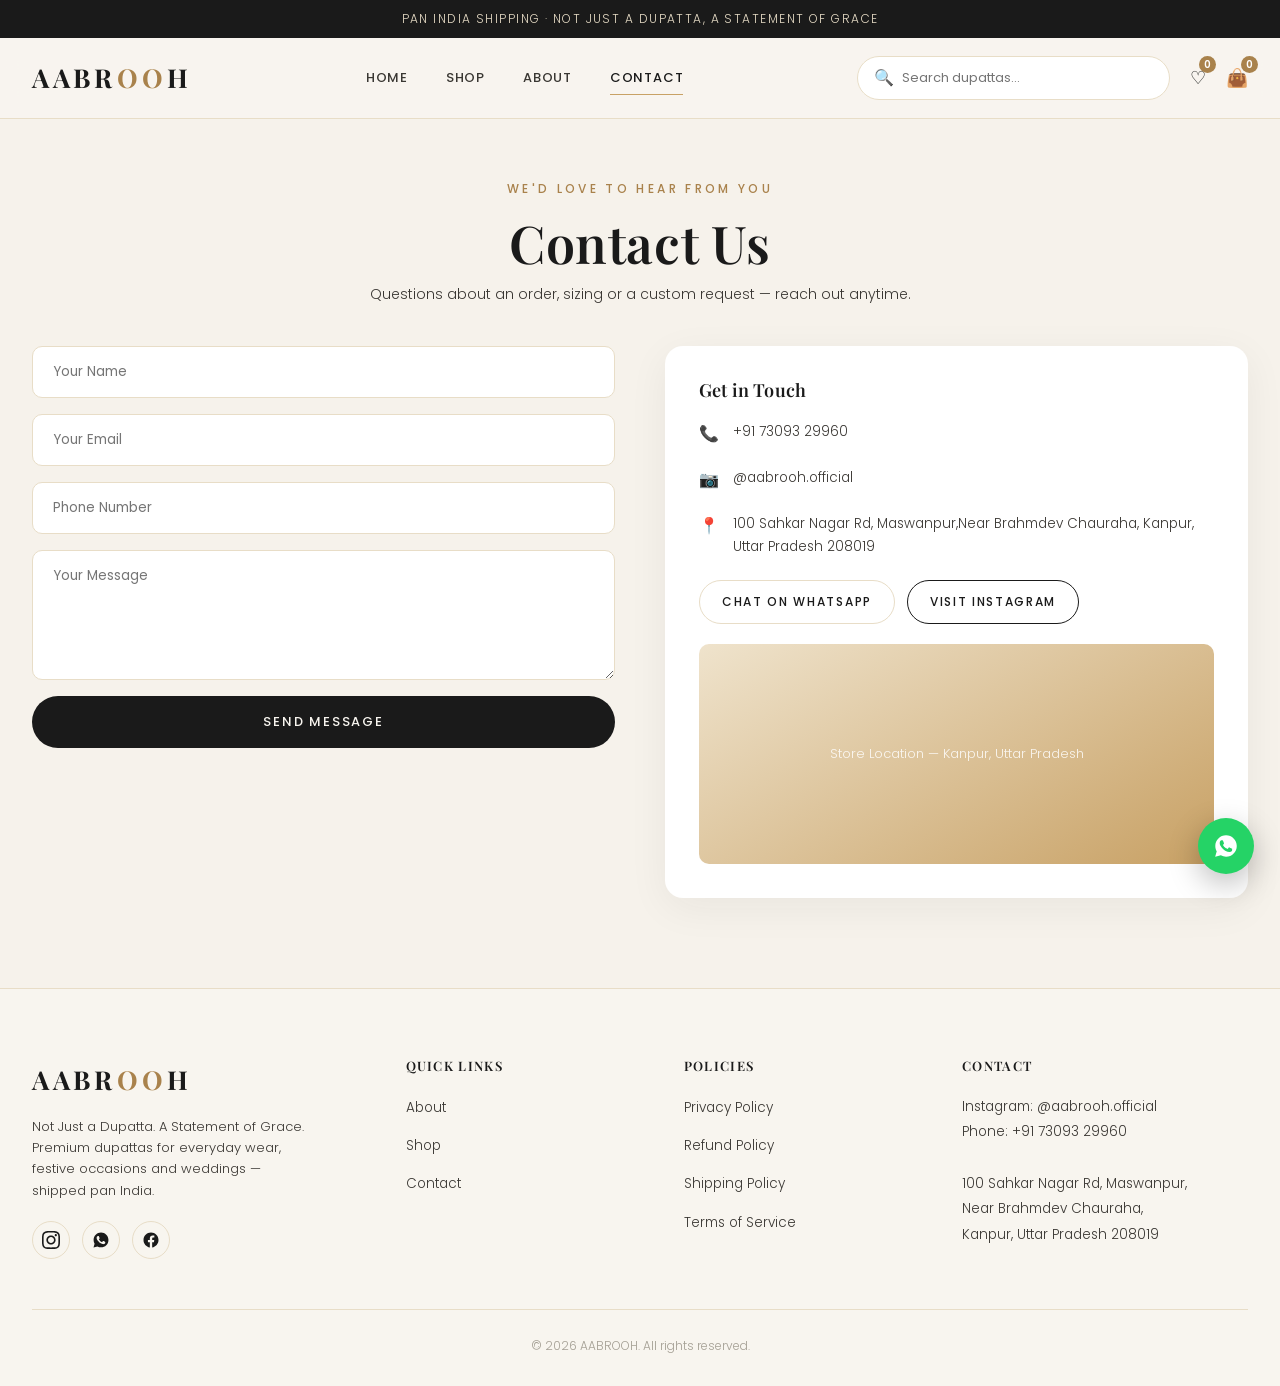
<file: contact.html>
<!DOCTYPE html>
<html lang="en">
<head>
<meta charset="UTF-8">
<meta name="viewport" content="width=device-width, initial-scale=1.0">
<title>Contact Us | AABROOH</title>
<meta name="description" content="Get in touch with AABROOH — WhatsApp, Instagram or visit our store in Kanpur, Uttar Pradesh.">
<link rel="preconnect" href="https://fonts.googleapis.com">
<link href="https://fonts.googleapis.com/css2?family=Playfair+Display:wght@500;600;700&family=Poppins:wght@300;400;500;600&display=swap" rel="stylesheet">
<link rel="icon" type="image/x-icon" href="favicon.ico">
<link rel="icon" type="image/png" href="favicon.png">
<link rel="apple-touch-icon" href="apple-touch-icon.png">
<link rel="stylesheet" href="style.css">
</head>
<body>

<div class="announce">Pan India Shipping · Not Just a Dupatta, A Statement of Grace</div>

<header class="navbar">
  <div class="nav-inner">
    <a href="index.html" class="logo">AABR<span>OO</span>H</a>
    <nav class="nav-links">
      <a href="index.html">Home</a>
      <a href="shop.html">Shop</a>
      <a href="about.html">About</a>
      <a href="contact.html" class="active">Contact</a>
    </nav>
    <div class="nav-icons">
      <div class="search-box"><span>&#128269;</span><input type="text" id="navSearch" placeholder="Search dupattas..."></div>
      <button class="icon-btn" title="Wishlist">&#9825;<span class="badge wishlist-count">0</span></button>
      <button class="icon-btn" id="cartBtn" title="Cart">&#128092;<span class="badge cart-count">0</span></button>
      <button class="nav-toggle" id="navToggle">&#9776;</button>
    </div>
  </div>
  <div class="mobile-menu" id="mobileMenu">
    <a href="index.html">Home</a><a href="shop.html">Shop</a><a href="about.html">About</a><a href="contact.html">Contact</a>
  </div>
</header>

<section class="page-header">
  <span class="eyebrow">We'd Love to Hear From You</span>
  <h1>Contact Us</h1>
  <p>Questions about an order, sizing or a custom request — reach out anytime.</p>
</section>

<div class="contact-layout">
  <form class="contact-form" id="contactForm">
    <input type="text" placeholder="Your Name" required>
    <input type="email" placeholder="Your Email" required>
    <input type="tel" placeholder="Phone Number">
    <textarea placeholder="Your Message" required></textarea>
    <button type="submit" class="btn btn-primary">Send Message</button>
  </form>

  <div>
    <div class="contact-info-card">
      <h3>Get in Touch</h3>
      <div class="contact-row"><span class="ic">&#128222;</span><span>+91 73093 29960</span></div>
      <div class="contact-row"><span class="ic">&#128247;</span><a href="https://instagram.com/aabrooh.official" target="_blank" style="color:inherit;">@aabrooh.official</a></div>
      <div class="contact-row"><span class="ic">&#128205;</span><span>100 Sahkar Nagar Rd, Maswanpur,Near Brahmdev Chauraha, Kanpur, Uttar Pradesh 208019</span></div>
      <div class="contact-social">
        <a href="https://wa.me/917309329960" target="_blank" class="btn btn-whatsapp btn-sm">Chat on WhatsApp</a>
        <a href="https://instagram.com/aabrooh.official" target="_blank" class="btn btn-outline btn-sm">Visit Instagram</a>
      </div>
      <div class="map-embed">Store Location — Kanpur, Uttar Pradesh</div>
    </div>
  </div>
</div>

<footer class="footer">
  <div class="footer-grid">
    <div class="footer-brand">
      <a href="index.html" class="logo">AABR<span>OO</span>H</a>
      <p>Not Just a Dupatta. A Statement of Grace. Premium dupattas for everyday wear, festive occasions and weddings — shipped pan India.</p>
      <div class="footer-social">
      <a href="https://instagram.com/aabrooh.official" target="_blank" title="Instagram"><svg xmlns="http://www.w3.org/2000/svg" width="18" height="18" viewBox="0 0 24 24" fill="currentColor"><path d="M12 2.163c3.204 0 3.584.012 4.85.07 3.252.148 4.771 1.691 4.919 4.919.058 1.265.069 1.645.069 4.849 0 3.205-.012 3.584-.069 4.849-.149 3.225-1.664 4.771-4.919 4.919-1.266.058-1.644.07-4.85.07-3.204 0-3.584-.012-4.849-.07-3.26-.149-4.771-1.699-4.919-4.92-.058-1.265-.07-1.644-.07-4.849 0-3.204.013-3.583.07-4.849.149-3.227 1.664-4.771 4.919-4.919 1.266-.057 1.645-.069 4.849-.069zm0-2.163c-3.259 0-3.667.014-4.947.072-4.358.2-6.78 2.618-6.98 6.98-.059 1.281-.073 1.689-.073 4.948 0 3.259.014 3.668.072 4.948.2 4.358 2.618 6.78 6.98 6.98 1.281.058 1.689.072 4.948.072 3.259 0 3.668-.014 4.948-.072 4.354-.2 6.782-2.618 6.98-6.98.059-1.28.073-1.689.073-4.948 0-3.259-.014-3.667-.072-4.947-.196-4.354-2.617-6.78-6.98-6.98-1.281-.059-1.69-.073-4.949-.073zm0 5.838c-3.403 0-6.162 2.759-6.162 6.162s2.759 6.163 6.162 6.163 6.162-2.759 6.162-6.163c0-3.403-2.759-6.162-6.162-6.162zm0 10.162c-2.209 0-4-1.79-4-4 0-2.209 1.791-4 4-4s4 1.791 4 4c0 2.21-1.791 4-4 4zm6.406-11.845c-.796 0-1.441.645-1.441 1.44s.645 1.44 1.441 1.44c.795 0 1.439-.645 1.439-1.44s-.644-1.44-1.439-1.44z"/></svg></a>
<a href="https://wa.me/917309329960" target="_blank" title="WhatsApp"><svg xmlns="http://www.w3.org/2000/svg" width="18" height="18" viewBox="0 0 24 24" fill="currentColor"><path d="M12.04 2C6.58 2 2.13 6.45 2.13 11.91c0 1.75.46 3.48 1.32 5L2 22l5.25-1.38c1.45.79 3.08 1.21 4.79 1.21 5.46 0 9.91-4.45 9.91-9.91C21.95 6.45 17.5 2 12.04 2zm5.71 14.09c-.24.68-1.4 1.32-1.94 1.4-.5.08-1.13.11-1.82-.11-.42-.14-.96-.31-1.65-.61-2.91-1.26-4.81-4.19-4.96-4.38-.14-.19-1.18-1.57-1.18-3 0-1.42.75-2.12 1.02-2.41.27-.29.58-.36.78-.36.19 0 .39 0 .56.01.18.01.42-.07.65.5.24.58.82 2 .89 2.15.07.14.11.31.02.5-.09.19-.14.31-.27.48-.14.17-.29.38-.41.51-.14.14-.28.29-.12.57.16.28.71 1.17 1.53 1.9 1.05.94 1.94 1.23 2.22 1.37.28.14.44.12.6-.07.17-.19.71-.83.9-1.11.19-.28.38-.24.64-.14.26.09 1.66.78 1.94.92.28.14.47.21.54.33.07.12.07.68-.17 1.36z"/></svg></a>
<a href="#" target="_blank" title="Facebook"><svg xmlns="http://www.w3.org/2000/svg" width="18" height="18" viewBox="0 0 24 24" fill="currentColor"><path d="M22 12.06C22 6.505 17.523 2 12 2S2 6.505 2 12.06c0 5.022 3.657 9.184 8.438 9.94v-7.03H7.898v-2.91h2.54V9.845c0-2.507 1.492-3.89 3.777-3.89 1.094 0 2.238.195 2.238.195v2.462h-1.26c-1.243 0-1.63.771-1.63 1.562v1.877h2.773l-.443 2.91h-2.33V22c4.78-.756 8.437-4.918 8.437-9.94z"/></svg></a>
      </div>
    </div>
    <div class="footer-col"><h4>Quick Links</h4><ul><li><a href="about.html">About</a></li><li><a href="shop.html">Shop</a></li><li><a href="contact.html">Contact</a></li></ul></div>
    <div class="footer-col"><h4>Policies</h4><ul><li><a href="#">Privacy Policy</a></li><li><a href="#">Refund Policy</a></li><li><a href="#">Shipping Policy</a></li><li><a href="#">Terms of Service</a></li></ul></div>
<div class="footer-col"><h4>Contact</h4><address>Instagram: <a href="https://instagram.com/aabrooh.official" target="_blank" style="color:inherit;">@aabrooh.official</a><br>Phone: +91 73093 29960<br><br>100 Sahkar Nagar Rd, Maswanpur,<br>Near Brahmdev Chauraha,<br>Kanpur, Uttar Pradesh 208019</address></div>  </div>
  <div class="footer-bottom">&copy; 2026 AABROOH. All rights reserved.</div>
</footer>

<div class="overlay" id="overlay"></div>
<div class="drawer" id="cartDrawer">
  <div class="drawer-head"><h3>Your Bag</h3><button class="drawer-close" id="drawerClose">&times;</button></div>
  <div class="drawer-body" id="drawerBody"></div>
  <div class="drawer-foot" id="drawerFoot"></div>
</div>

<a class="wa-float" href="https://wa.me/917309329960" target="_blank" title="Chat on WhatsApp"><svg xmlns="http://www.w3.org/2000/svg" width="26" height="26" viewBox="0 0 24 24" fill="currentColor"><path d="M12.04 2C6.58 2 2.13 6.45 2.13 11.91c0 1.75.46 3.48 1.32 5L2 22l5.25-1.38c1.45.79 3.08 1.21 4.79 1.21 5.46 0 9.91-4.45 9.91-9.91C21.95 6.45 17.5 2 12.04 2zm5.71 14.09c-.24.68-1.4 1.32-1.94 1.4-.5.08-1.13.11-1.82-.11-.42-.14-.96-.31-1.65-.61-2.91-1.26-4.81-4.19-4.96-4.38-.14-.19-1.18-1.57-1.18-3 0-1.42.75-2.12 1.02-2.41.27-.29.58-.36.78-.36.19 0 .39 0 .56.01.18.01.42-.07.65.5.24.58.82 2 .89 2.15.07.14.11.31.02.5-.09.19-.14.31-.27.48-.14.17-.29.38-.41.51-.14.14-.28.29-.12.57.16.28.71 1.17 1.53 1.9 1.05.94 1.94 1.23 2.22 1.37.28.14.44.12.6-.07.17-.19.71-.83.9-1.11.19-.28.38-.24.64-.14.26.09 1.66.78 1.94.92.28.14.47.21.54.33.07.12.07.68-.17 1.36z"/></svg></a>
<div class="toast" id="toast"></div>

<script src="products.js"></script>
<script src="main.js"></script>
</body>
</html>
</file>
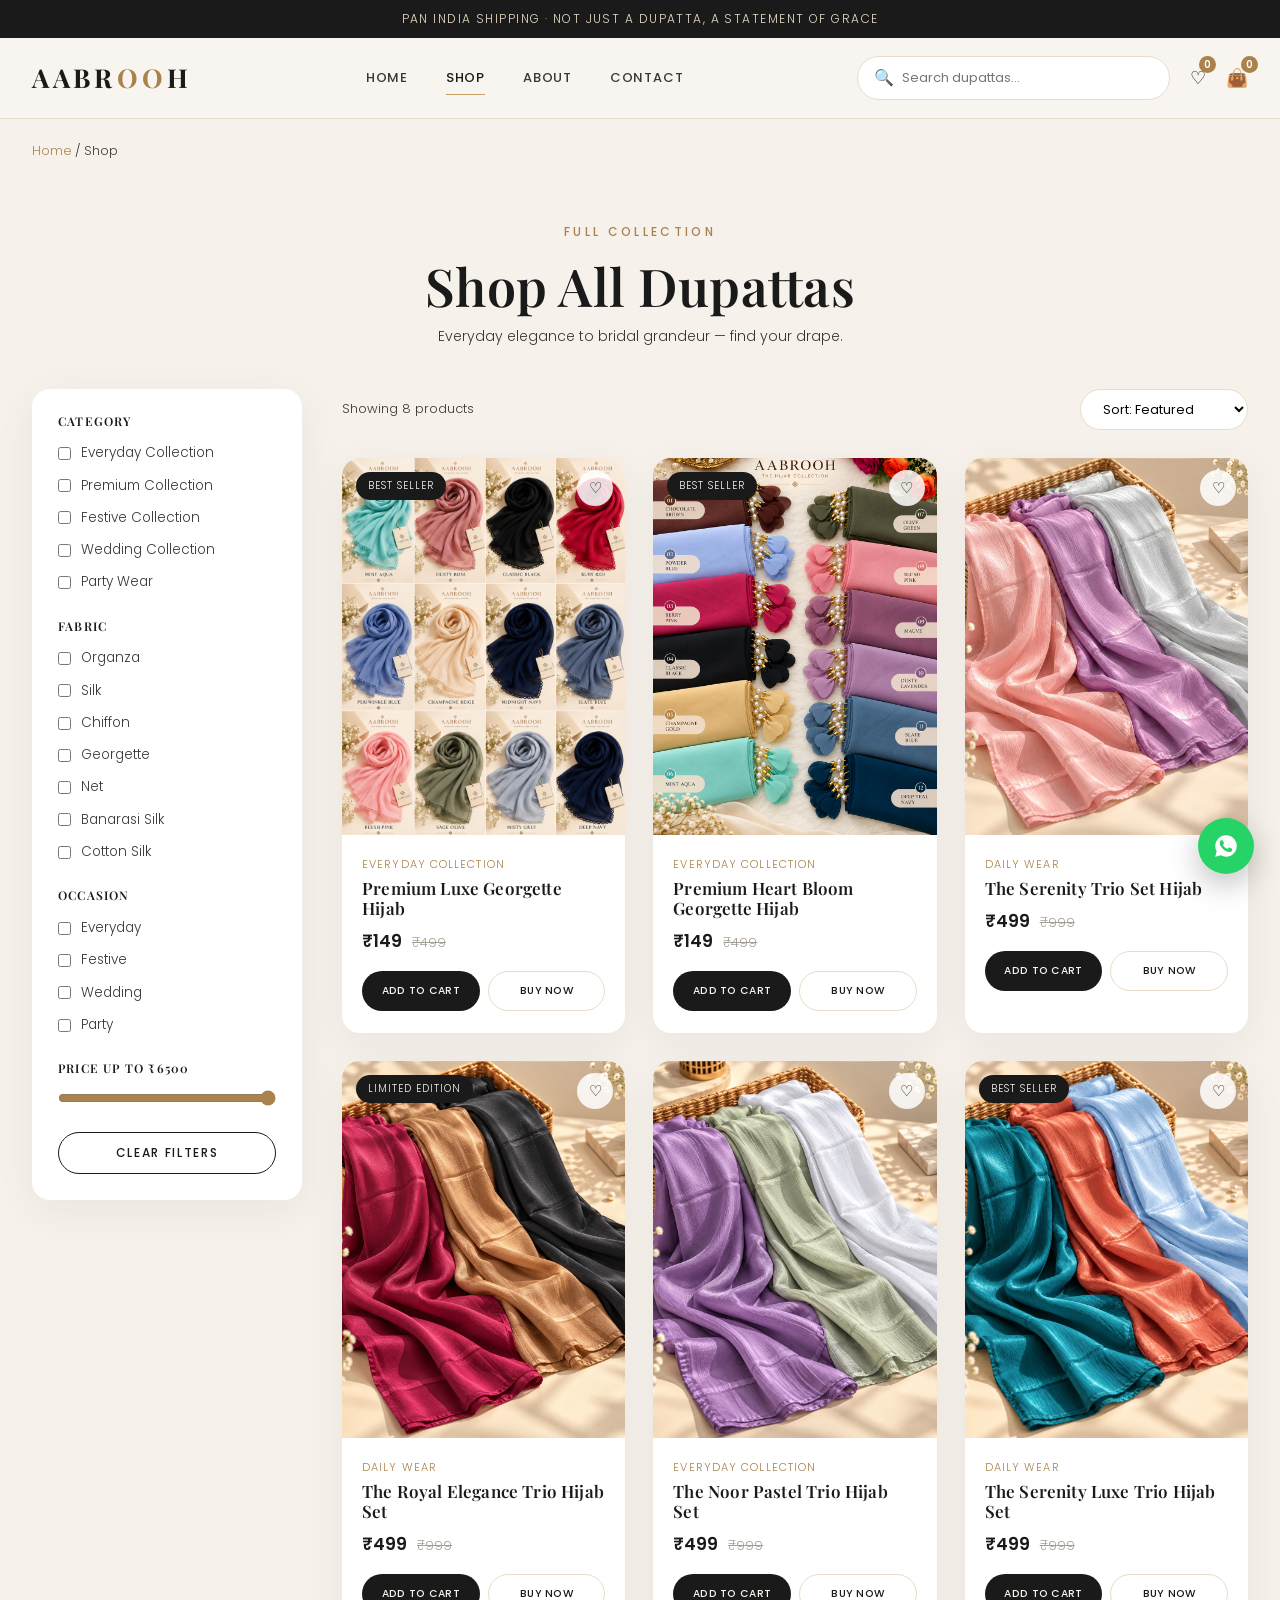
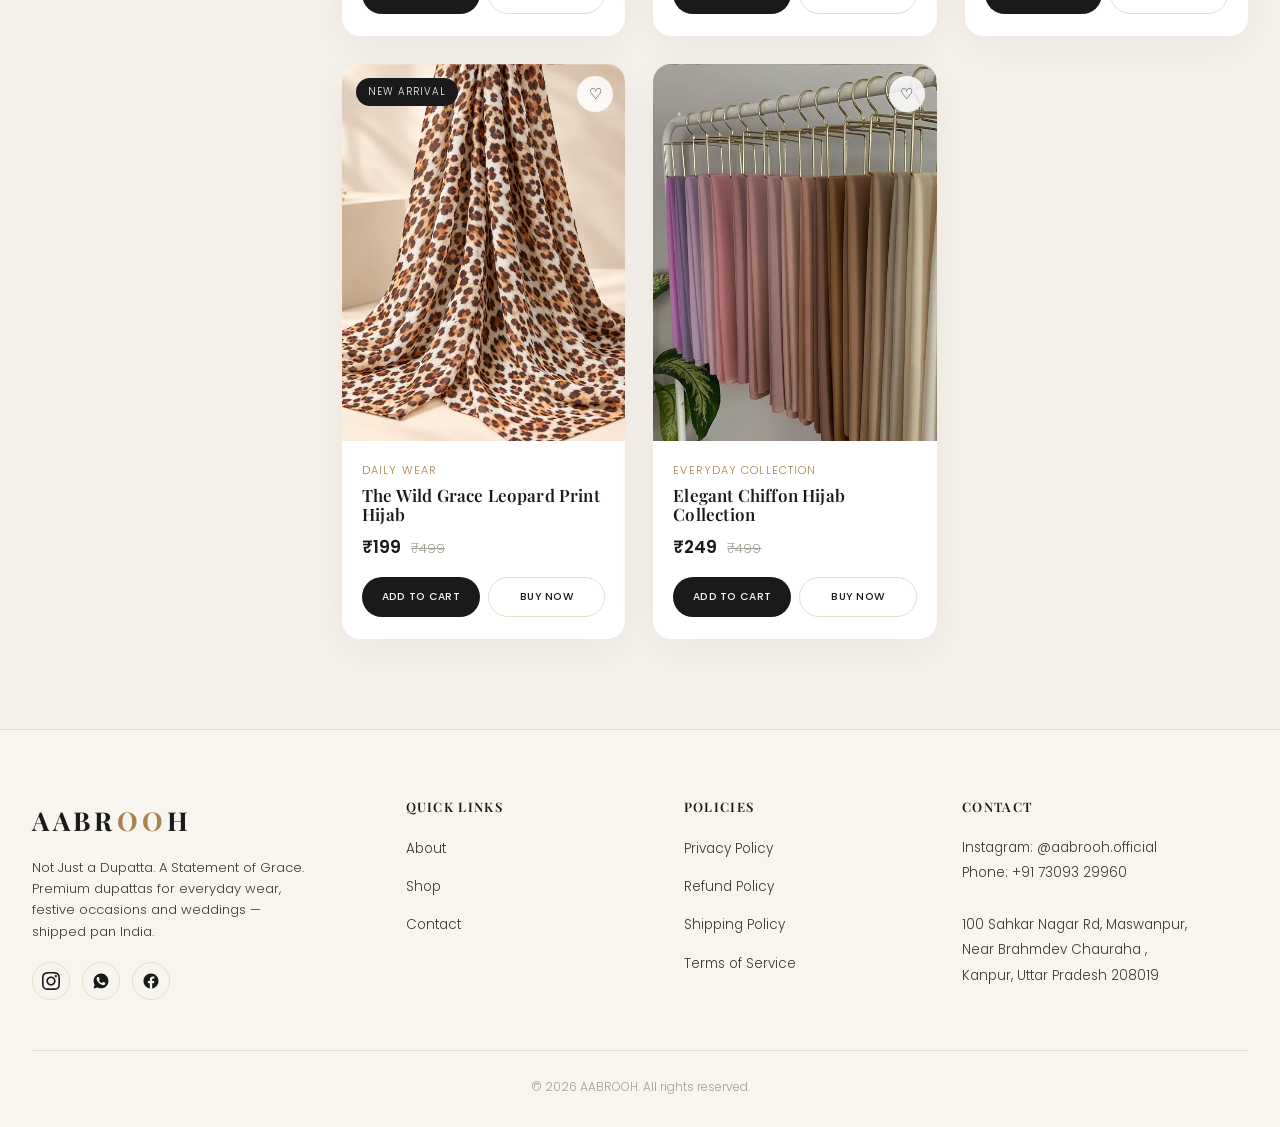
<file: shop.html>
<!DOCTYPE html>
<html lang="en">
<head>
<meta charset="UTF-8">
<meta name="viewport" content="width=device-width, initial-scale=1.0">
<title>Shop | AABROOH</title>
<meta name="description" content="Browse the full AABROOH dupatta collection — everyday, festive, wedding and party wear.">
<link rel="preconnect" href="https://fonts.googleapis.com">
<link href="https://fonts.googleapis.com/css2?family=Playfair+Display:wght@500;600;700&family=Poppins:wght@300;400;500;600&display=swap" rel="stylesheet">
<link rel="icon" type="image/x-icon" href="favicon.ico">
<link rel="icon" type="image/png" href="favicon.png">
<link rel="apple-touch-icon" href="apple-touch-icon.png">
<link rel="stylesheet" href="style.css">
</head>
<body>

<div class="announce">Pan India Shipping · Not Just a Dupatta, A Statement of Grace</div>

<header class="navbar">
  <div class="nav-inner">
    <a href="index.html" class="logo">AABR<span>OO</span>H</a>
    <nav class="nav-links">
      <a href="index.html">Home</a>
      <a href="shop.html" class="active">Shop</a>
      <a href="about.html">About</a>
      <a href="contact.html">Contact</a>
    </nav>
    <div class="nav-icons">
      <div class="search-box">
        <span>&#128269;</span>
        <input type="text" id="navSearch" placeholder="Search dupattas...">
      </div>
      <button class="icon-btn" title="Wishlist">&#9825;<span class="badge wishlist-count">0</span></button>
      <button class="icon-btn" id="cartBtn" title="Cart">&#128092;<span class="badge cart-count">0</span></button>
      <button class="nav-toggle" id="navToggle">&#9776;</button>
    </div>
  </div>
  <div class="mobile-menu" id="mobileMenu">
    <a href="index.html">Home</a>
    <a href="shop.html">Shop</a>
    <a href="about.html">About</a>
    <a href="contact.html">Contact</a>
  </div>
</header>

<div class="breadcrumb"><a href="index.html">Home</a> / Shop</div>

<section class="page-header">
  <span class="eyebrow">Full Collection</span>
  <h1>Shop All Dupattas</h1>
  <p>Everyday elegance to bridal grandeur — find your drape.</p>
</section>

<div class="shop-layout">
  <aside class="filters" id="filters">
    <div class="filter-group">
      <h4>Category</h4>
      <label class="filter-option"><input type="checkbox" value="Everyday Collection" class="f-category"> Everyday Collection</label>
      <label class="filter-option"><input type="checkbox" value="Premium Collection" class="f-category"> Premium Collection</label>
      <label class="filter-option"><input type="checkbox" value="Festive Collection" class="f-category"> Festive Collection</label>
      <label class="filter-option"><input type="checkbox" value="Wedding Collection" class="f-category"> Wedding Collection</label>
      <label class="filter-option"><input type="checkbox" value="Party Wear" class="f-category"> Party Wear</label>
    </div>
    <div class="filter-group">
      <h4>Fabric</h4>
      <label class="filter-option"><input type="checkbox" value="Organza" class="f-fabric"> Organza</label>
      <label class="filter-option"><input type="checkbox" value="Silk" class="f-fabric"> Silk</label>
      <label class="filter-option"><input type="checkbox" value="Chiffon" class="f-fabric"> Chiffon</label>
      <label class="filter-option"><input type="checkbox" value="Georgette" class="f-fabric"> Georgette</label>
      <label class="filter-option"><input type="checkbox" value="Net" class="f-fabric"> Net</label>
      <label class="filter-option"><input type="checkbox" value="Banarasi Silk" class="f-fabric"> Banarasi Silk</label>
      <label class="filter-option"><input type="checkbox" value="Cotton Silk" class="f-fabric"> Cotton Silk</label>
    </div>
    <div class="filter-group">
      <h4>Occasion</h4>
      <label class="filter-option"><input type="checkbox" value="Everyday" class="f-occasion"> Everyday</label>
      <label class="filter-option"><input type="checkbox" value="Festive" class="f-occasion"> Festive</label>
      <label class="filter-option"><input type="checkbox" value="Wedding" class="f-occasion"> Wedding</label>
      <label class="filter-option"><input type="checkbox" value="Party" class="f-occasion"> Party</label>
    </div>
    <div class="filter-group">
      <h4>Price up to ₹<span id="priceVal">6500</span></h4>
      <div class="price-range">
        <input type="range" id="priceRange" min="1000" max="6500" value="6500">
      </div>
    </div>
    <button class="btn btn-outline btn-block btn-sm" onclick="clearFilters()">Clear Filters</button>
  </aside>

  <div class="shop-main">
    <div class="shop-toolbar">
      <button class="btn btn-outline btn-sm mobile-filter-toggle" onclick="document.getElementById('filters').classList.toggle('open')">Filters</button>
      <span class="result-count" id="resultCount">Showing 8 products</span>
      <select class="sort-select" id="sortSelect">
        <option value="default">Sort: Featured</option>
        <option value="new">Newest</option>
        <option value="low">Price: Low to High</option>
        <option value="high">Price: High to Low</option>
        <option value="popular">Popularity</option>
      </select>
    </div>
    <div class="product-grid" id="shopGrid"></div>
  </div>
</div>

<footer class="footer">
  <div class="footer-grid">
    <div class="footer-brand">
      <a href="index.html" class="logo">AABR<span>OO</span>H</a>
      <p>Not Just a Dupatta. A Statement of Grace. Premium dupattas for everyday wear, festive occasions and weddings — shipped pan India.</p>
      <div class="footer-social">
       <a href="https://instagram.com/aabrooh.official" target="_blank" title="Instagram"><svg xmlns="http://www.w3.org/2000/svg" width="18" height="18" viewBox="0 0 24 24" fill="currentColor"><path d="M12 2.163c3.204 0 3.584.012 4.85.07 3.252.148 4.771 1.691 4.919 4.919.058 1.265.069 1.645.069 4.849 0 3.205-.012 3.584-.069 4.849-.149 3.225-1.664 4.771-4.919 4.919-1.266.058-1.644.07-4.85.07-3.204 0-3.584-.012-4.849-.07-3.26-.149-4.771-1.699-4.919-4.92-.058-1.265-.07-1.644-.07-4.849 0-3.204.013-3.583.07-4.849.149-3.227 1.664-4.771 4.919-4.919 1.266-.057 1.645-.069 4.849-.069zm0-2.163c-3.259 0-3.667.014-4.947.072-4.358.2-6.78 2.618-6.98 6.98-.059 1.281-.073 1.689-.073 4.948 0 3.259.014 3.668.072 4.948.2 4.358 2.618 6.78 6.98 6.98 1.281.058 1.689.072 4.948.072 3.259 0 3.668-.014 4.948-.072 4.354-.2 6.782-2.618 6.98-6.98.059-1.28.073-1.689.073-4.948 0-3.259-.014-3.667-.072-4.947-.196-4.354-2.617-6.78-6.98-6.98-1.281-.059-1.69-.073-4.949-.073zm0 5.838c-3.403 0-6.162 2.759-6.162 6.162s2.759 6.163 6.162 6.163 6.162-2.759 6.162-6.163c0-3.403-2.759-6.162-6.162-6.162zm0 10.162c-2.209 0-4-1.79-4-4 0-2.209 1.791-4 4-4s4 1.791 4 4c0 2.21-1.791 4-4 4zm6.406-11.845c-.796 0-1.441.645-1.441 1.44s.645 1.44 1.441 1.44c.795 0 1.439-.645 1.439-1.44s-.644-1.44-1.439-1.44z"/></svg></a>
<a href="https://wa.me/917309329960" target="_blank" title="WhatsApp"><svg xmlns="http://www.w3.org/2000/svg" width="18" height="18" viewBox="0 0 24 24" fill="currentColor"><path d="M12.04 2C6.58 2 2.13 6.45 2.13 11.91c0 1.75.46 3.48 1.32 5L2 22l5.25-1.38c1.45.79 3.08 1.21 4.79 1.21 5.46 0 9.91-4.45 9.91-9.91C21.95 6.45 17.5 2 12.04 2zm5.71 14.09c-.24.68-1.4 1.32-1.94 1.4-.5.08-1.13.11-1.82-.11-.42-.14-.96-.31-1.65-.61-2.91-1.26-4.81-4.19-4.96-4.38-.14-.19-1.18-1.57-1.18-3 0-1.42.75-2.12 1.02-2.41.27-.29.58-.36.78-.36.19 0 .39 0 .56.01.18.01.42-.07.65.5.24.58.82 2 .89 2.15.07.14.11.31.02.5-.09.19-.14.31-.27.48-.14.17-.29.38-.41.51-.14.14-.28.29-.12.57.16.28.71 1.17 1.53 1.9 1.05.94 1.94 1.23 2.22 1.37.28.14.44.12.6-.07.17-.19.71-.83.9-1.11.19-.28.38-.24.64-.14.26.09 1.66.78 1.94.92.28.14.47.21.54.33.07.12.07.68-.17 1.36z"/></svg></a>
<a href="#" target="_blank" title="Facebook"><svg xmlns="http://www.w3.org/2000/svg" width="18" height="18" viewBox="0 0 24 24" fill="currentColor"><path d="M22 12.06C22 6.505 17.523 2 12 2S2 6.505 2 12.06c0 5.022 3.657 9.184 8.438 9.94v-7.03H7.898v-2.91h2.54V9.845c0-2.507 1.492-3.89 3.777-3.89 1.094 0 2.238.195 2.238.195v2.462h-1.26c-1.243 0-1.63.771-1.63 1.562v1.877h2.773l-.443 2.91h-2.33V22c4.78-.756 8.437-4.918 8.437-9.94z"/></svg></a>
      </div>
    </div>
    <div class="footer-col">
      <h4>Quick Links</h4>
      <ul><li><a href="about.html">About</a></li><li><a href="shop.html">Shop</a></li><li><a href="contact.html">Contact</a></li></ul>
    </div>
    <div class="footer-col">
      <h4>Policies</h4>
      <ul><li><a href="#">Privacy Policy</a></li><li><a href="#">Refund Policy</a></li><li><a href="#">Shipping Policy</a></li><li><a href="#">Terms of Service</a></li></ul>
    </div>
    <div class="footer-col">
      <h4>Contact</h4>
      <address>Instagram: <a href="https://instagram.com/aabrooh.official" target="_blank" style="color:inherit;">@aabrooh.official</a><br>Phone: +91 73093 29960<br><br>100 Sahkar Nagar Rd, Maswanpur, <br>Near Brahmdev Chauraha ,<br>Kanpur, Uttar Pradesh 208019</address>
    </div>
  </div>
  <div class="footer-bottom">&copy; 2026 AABROOH. All rights reserved.</div>
</footer>

<div class="overlay" id="overlay"></div>
<div class="drawer" id="cartDrawer">
  <div class="drawer-head"><h3>Your Bag</h3><button class="drawer-close" id="drawerClose">&times;</button></div>
  <div class="drawer-body" id="drawerBody"></div>
  <div class="drawer-foot" id="drawerFoot"></div>
</div>

<a class="wa-float" href="https://wa.me/917309329960" target="_blank" title="Chat on WhatsApp"><svg xmlns="http://www.w3.org/2000/svg" width="26" height="26" viewBox="0 0 24 24" fill="currentColor"><path d="M12.04 2C6.58 2 2.13 6.45 2.13 11.91c0 1.75.46 3.48 1.32 5L2 22l5.25-1.38c1.45.79 3.08 1.21 4.79 1.21 5.46 0 9.91-4.45 9.91-9.91C21.95 6.45 17.5 2 12.04 2zm5.71 14.09c-.24.68-1.4 1.32-1.94 1.4-.5.08-1.13.11-1.82-.11-.42-.14-.96-.31-1.65-.61-2.91-1.26-4.81-4.19-4.96-4.38-.14-.19-1.18-1.57-1.18-3 0-1.42.75-2.12 1.02-2.41.27-.29.58-.36.78-.36.19 0 .39 0 .56.01.18.01.42-.07.65.5.24.58.82 2 .89 2.15.07.14.11.31.02.5-.09.19-.14.31-.27.48-.14.17-.29.38-.41.51-.14.14-.28.29-.12.57.16.28.71 1.17 1.53 1.9 1.05.94 1.94 1.23 2.22 1.37.28.14.44.12.6-.07.17-.19.71-.83.9-1.11.19-.28.38-.24.64-.14.26.09 1.66.78 1.94.92.28.14.47.21.54.33.07.12.07.68-.17 1.36z"/></svg></a>
<div class="toast" id="toast"></div>

<script src="products.js"></script>
<script src="main.js"></script>
<script>
  function getParams() {
    return new URLSearchParams(window.location.search);
  }

  function cardHTML(p) {
    return `
      <div class="product-card">
        <a href="product.html?id=${p.id}">
          <div class="product-media" data-tag="${p.tag}" data-img-id="${p.id}">
            ${p.badge ? `<span class="product-badge">${p.badge}</span>` : ""}
          </div>
        </a>
        <button class="wishlist-btn ${Store.getWishlist().includes(p.id) ? 'active' : ''}" onclick="toggleWishlist('${p.id}', this)">&#9825;</button>
        <div class="quick-view"><a href="product.html?id=${p.id}">Quick View</a></div>
        <div class="product-info">
          <div class="product-cat">${p.category}</div>
          <a href="product.html?id=${p.id}"><h3 class="product-name">${p.name}</h3></a>
          <div class="product-price">
            <span class="price-now">₹${p.price}</span>
            <span class="price-mrp">₹${p.mrp}</span>
          </div>
          <div class="product-actions">
            <button class="btn btn-primary btn-sm" onclick="addToCart('${p.id}')">Add to Cart</button>
            <button class="btn btn-whatsapp btn-sm" onclick="buyNow('${p.id}')">Buy Now</button>
          </div>
        </div>
      </div>`;
  }

  function applyFilters() {
    const cats = [...document.querySelectorAll(".f-category:checked")].map(c => c.value);
    const fabrics = [...document.querySelectorAll(".f-fabric:checked")].map(c => c.value);
    const occasions = [...document.querySelectorAll(".f-occasion:checked")].map(c => c.value);
    const maxPrice = parseInt(document.getElementById("priceRange").value);
    const sort = document.getElementById("sortSelect").value;
    const search = (getParams().get("search") || "").toLowerCase();

    let result = PRODUCTS.filter(p => {
      if (cats.length && !cats.includes(p.category)) return false;
      if (fabrics.length && !fabrics.includes(p.fabric)) return false;
      if (occasions.length && !occasions.includes(p.occasion)) return false;
      if (p.price > maxPrice) return false;
      if (search && !p.name.toLowerCase().includes(search) && !p.category.toLowerCase().includes(search)) return false;
      return true;
    });

    if (sort === "low") result.sort((a, b) => a.price - b.price);
    else if (sort === "high") result.sort((a, b) => b.price - a.price);
    else if (sort === "popular") result.sort((a, b) => b.reviews - a.reviews);
    else if (sort === "new") result.reverse();

    document.getElementById("shopGrid").innerHTML = result.map(cardHTML).join("") || `<p style="grid-column:1/-1;text-align:center;color:var(--black-soft);padding:40px;">No dupattas match these filters. Try clearing some.</p>`;
    document.getElementById("resultCount").textContent = `Showing ${result.length} product${result.length !== 1 ? 's' : ''}`;loadProductImages();
  }

  function clearFilters() {
    document.querySelectorAll(".filters input[type=checkbox]").forEach(c => c.checked = false);
    document.getElementById("priceRange").value = 6500;
    document.getElementById("priceVal").textContent = "6500";
    document.getElementById("sortSelect").value = "default";
    history.replaceState(null, "", "shop.html");
    applyFilters();
  }

  document.addEventListener("DOMContentLoaded", () => {
    const params = getParams();
    const cat = params.get("cat");
    const sortParam = params.get("sort");
    if (cat) {
      const box = document.querySelector(`.f-category[value="${cat}"]`);
      if (box) box.checked = true;
    }
    if (sortParam) document.getElementById("sortSelect").value = sortParam;
    if (params.get("search")) document.getElementById("navSearch").value = params.get("search");

    document.querySelectorAll(".filters input").forEach(el => el.addEventListener("change", applyFilters));
    document.getElementById("priceRange").addEventListener("input", (e) => {
      document.getElementById("priceVal").textContent = e.target.value;
      applyFilters();
    });
    document.getElementById("sortSelect").addEventListener("change", applyFilters);

    applyFilters();
  });
</script>
</body>
</html>
</file>
<file: style.css>
/* ==========================================================================
   AABROOH — The Dupatta Collection
   Design tokens: Ivory #F8F5EF · Warm Beige #F6F2EB · Matte Gold #C8A165
   · Deep Gold #A9824C · Black #1A1A1A · Hairline #E8DDC7
   Display: Playfair Display · Body: Poppins
   ========================================================================== */

:root {
  --ivory: #F8F5EF;
  --beige: #F6F2EB;
  --gold: #C8A165;
  --gold-deep: #A9824C;
  --gold-soft: #E8DDC7;
  --black: #1A1A1A;
  --black-soft: #3A3733;
  --white: #FFFFFF;

  --font-display: 'Playfair Display', 'Georgia', serif;
  --font-body: 'Poppins', 'Helvetica Neue', sans-serif;

  --max-width: 1280px;
  --radius: 18px;
  --radius-sm: 10px;
  --shadow-soft: 0 10px 40px rgba(26, 26, 26, 0.06);
  --shadow-lift: 0 20px 60px rgba(26, 26, 26, 0.12);
  --transition: 420ms cubic-bezier(0.16, 1, 0.3, 1);
}

* { box-sizing: border-box; margin: 0; padding: 0; }

html { scroll-behavior: smooth; }

@media (prefers-reduced-motion: reduce) {
  html { scroll-behavior: auto; }
  * { animation-duration: 0.01ms !important; animation-iteration-count: 1 !important; transition-duration: 0.01ms !important; }
}

body {
  font-family: var(--font-body);
  background: var(--beige);
  color: var(--black);
  font-weight: 300;
  line-height: 1.65;
  -webkit-font-smoothing: antialiased;
}

img { max-width: 100%; display: block; }
a { color: inherit; text-decoration: none; }
ul { list-style: none; }
button { font-family: inherit; cursor: pointer; }
input, textarea, select { font-family: inherit; }

.container {
  max-width: var(--max-width);
  margin: 0 auto;
  padding: 0 32px;
}

.eyebrow {
  font-family: var(--font-body);
  font-size: 12px;
  letter-spacing: 0.28em;
  text-transform: uppercase;
  color: var(--gold-deep);
  font-weight: 500;
  display: block;
  margin-bottom: 14px;
}

h1, h2, h3, h4 {
  font-family: var(--font-display);
  font-weight: 600;
  color: var(--black);
  line-height: 1.15;
  letter-spacing: 0.01em;
}

h2.section-title {
  font-size: clamp(28px, 4vw, 42px);
  text-align: center;
  margin-bottom: 8px;
}

.section-sub {
  text-align: center;
  color: var(--black-soft);
  font-size: 15px;
  max-width: 520px;
  margin: 0 auto 56px;
  font-weight: 300;
}

/* ---------- Drape divider — signature element ---------- */
.drape-divider {
  width: 100%;
  height: 44px;
  display: block;
  margin: 0 auto;
}
.drape-divider path {
  stroke: var(--gold);
  stroke-width: 1.4;
  fill: none;
  opacity: 0.55;
}

/* ---------- Buttons ---------- */
.btn {
  display: inline-flex;
  align-items: center;
  justify-content: center;
  gap: 8px;
  padding: 15px 34px;
  border-radius: 999px;
  font-size: 13px;
  letter-spacing: 0.14em;
  text-transform: uppercase;
  font-weight: 500;
  border: 1px solid transparent;
  transition: all var(--transition);
  white-space: nowrap;
}
.btn-primary {
  background: var(--black);
  color: var(--ivory);
}
.btn-primary:hover { background: var(--gold-deep); transform: translateY(-2px); box-shadow: var(--shadow-lift); }

.btn-outline {
  background: transparent;
  border-color: var(--black);
  color: var(--black);
}
.btn-outline:hover { background: var(--black); color: var(--ivory); transform: translateY(-2px); }

.btn-gold {
  background: var(--gold);
  color: var(--white);
}
.btn-gold:hover { background: var(--gold-deep); transform: translateY(-2px); box-shadow: var(--shadow-lift); }

.btn-whatsapp {
  background: #ffffff;
  border: 1px solid var(--gold-soft);
  color: var(--black);
  font-size: 12.5px;
}
.btn-whatsapp:hover { border-color: var(--gold); background: var(--ivory); }

.btn-block { width: 100%; }
.btn-sm { padding: 11px 22px; font-size: 12px; }

/* ---------- Top announcement bar ---------- */
.announce {
  background: var(--black);
  color: var(--gold-soft);
  text-align: center;
  font-size: 12px;
  letter-spacing: 0.12em;
  padding: 9px 12px;
  text-transform: uppercase;
}

/* ---------- Navbar ---------- */
.navbar {
  position: sticky;
  top: 0;
  z-index: 200;
  background: rgba(248, 245, 239, 0.92);
  backdrop-filter: blur(14px);
  border-bottom: 1px solid var(--gold-soft);
}
.nav-inner {
  max-width: var(--max-width);
  margin: 0 auto;
  padding: 18px 32px;
  display: flex;
  align-items: center;
  justify-content: space-between;
  gap: 24px;
}
.logo {
  font-family: var(--font-display);
  font-size: 26px;
  letter-spacing: 0.16em;
  font-weight: 700;
  color: var(--black);
}
.logo span { color: var(--gold-deep); }

.nav-links {
  display: flex;
  gap: 38px;
  font-size: 13px;
  letter-spacing: 0.06em;
  text-transform: uppercase;
  font-weight: 500;
}
.nav-links a {
  position: relative;
  padding: 6px 0;
  color: var(--black-soft);
  transition: color var(--transition);
}
.nav-links a::after {
  content: '';
  position: absolute;
  bottom: 0; left: 0;
  width: 0%;
  height: 1px;
  background: var(--gold);
  transition: width var(--transition);
}
.nav-links a:hover, .nav-links a.active { color: var(--black); }
.nav-links a:hover::after, .nav-links a.active::after { width: 100%; }

.nav-icons {
  display: flex;
  align-items: center;
  gap: 20px;
}
.icon-btn {
  position: relative;
  background: none;
  border: none;
  color: var(--black);
  font-size: 18px;
  display: flex;
  align-items: center;
}
.badge {
  position: absolute;
  top: -8px; right: -10px;
  background: var(--gold-deep);
  color: var(--white);
  font-size: 10px;
  min-width: 17px;
  height: 17px;
  border-radius: 50%;
  display: flex;
  align-items: center;
  justify-content: center;
  font-weight: 600;
}
.search-box {
  display: flex;
  align-items: center;
  border: 1px solid var(--gold-soft);
  border-radius: 999px;
  padding: 8px 16px;
  gap: 8px;
  background: var(--white);
  min-width: 190px;
}
.search-box input {
  border: none;
  background: transparent;
  outline: none;
  font-size: 13px;
  width: 100%;
  color: var(--black);
}
.nav-toggle { display: none; background: none; border: none; font-size: 22px; }

@media (max-width: 980px) {
  .nav-links, .search-box { display: none; }
  .nav-toggle { display: block; }
}

/* Mobile menu */
.mobile-menu {
  display: none;
  flex-direction: column;
  background: var(--ivory);
  border-top: 1px solid var(--gold-soft);
  padding: 18px 32px 26px;
  gap: 16px;
}
.mobile-menu.open { display: flex; }
.mobile-menu a {
  font-size: 14px;
  text-transform: uppercase;
  letter-spacing: 0.08em;
  padding: 8px 0;
  border-bottom: 1px solid var(--gold-soft);
}

/* ---------- Hero ---------- */
.hero {
  position: relative;
  padding: 100px 32px 90px;
  text-align: center;
  overflow: hidden;
  background:
    radial-gradient(ellipse at 20% 20%, rgba(200,161,101,0.14), transparent 55%),
    radial-gradient(ellipse at 80% 70%, rgba(200,161,101,0.10), transparent 50%),
    var(--ivory);
}
.hero-eyebrow {
  font-size: 12px;
  letter-spacing: 0.35em;
  text-transform: uppercase;
  color: var(--gold-deep);
  margin-bottom: 22px;
  animation: fadeUp 900ms var(--transition) both;
}
.hero h1 {
  font-size: clamp(56px, 10vw, 128px);
  letter-spacing: 0.05em;
  animation: fadeUp 900ms 80ms var(--transition) both;
}
.hero-line {
  width: 90px;
  height: 1px;
  background: var(--gold);
  margin: 26px auto;
  transform-origin: center;
  animation: growLine 1100ms 300ms var(--transition) both;
}
.hero-sub {
  font-family: var(--font-display);
  font-style: italic;
  font-size: clamp(18px, 2.6vw, 24px);
  color: var(--black-soft);
  margin-bottom: 14px;
  animation: fadeUp 900ms 160ms var(--transition) both;
}
.hero-slogan {
  font-size: 15px;
  letter-spacing: 0.04em;
  color: var(--black-soft);
  max-width: 460px;
  margin: 0 auto 40px;
  animation: fadeUp 900ms 220ms var(--transition) both;
}
.hero-cta {
  display: flex;
  justify-content: center;
  gap: 18px;
  flex-wrap: wrap;
  animation: fadeUp 900ms 300ms var(--transition) both;
}

@keyframes fadeUp {
  from { opacity: 0; transform: translateY(24px); }
  to { opacity: 1; transform: translateY(0); }
}
@keyframes growLine {
  from { width: 0; opacity: 0; }
  to { width: 90px; opacity: 1; }
}

/* ---------- Section wrapper ---------- */
.section { padding: 90px 32px; }
.section-tight { padding: 70px 32px; }
.bg-ivory { background: var(--ivory); }

/* ---------- Collections ---------- */
.collections-grid {
  display: grid;
  grid-template-columns: repeat(6, 1fr);
  grid-auto-rows: 190px;
  gap: 18px;
  max-width: var(--max-width);
  margin: 0 auto;
}
.collection-card {
  position: relative;
  border-radius: var(--radius);
  overflow: hidden;
  background: linear-gradient(145deg, #EFE3CC 0%, #DCC79D 55%, #C8A165 100%);
  display: flex;
  align-items: flex-end;
  padding: 22px;
  transition: transform var(--transition), box-shadow var(--transition);
  grid-column: span 2;
}
.collection-card:nth-child(1) { grid-column: span 3; grid-row: span 2; }
.collection-card:nth-child(2) { grid-column: span 3; grid-row: span 2; }
.collection-card:nth-child(n+3) { grid-column: span 2; }
.collection-card::before {
  content: '';
  position: absolute; inset: 0;
  background: linear-gradient(180deg, rgba(26,26,26,0) 40%, rgba(26,26,26,0.55) 100%);
}
.collection-card:hover { transform: translateY(-6px); box-shadow: var(--shadow-lift); }
.collection-card span {
  position: relative;
  color: var(--white);
  font-family: var(--font-display);
  font-size: 20px;
  letter-spacing: 0.03em;
  z-index: 1;
}
@media (max-width: 900px) {
  .collections-grid { grid-template-columns: repeat(2, 1fr); grid-auto-rows: 150px; }
  .collection-card, .collection-card:nth-child(1), .collection-card:nth-child(2), .collection-card:nth-child(n+3) { grid-column: span 1; grid-row: span 1; }
}

/* ---------- Why choose ---------- */
.why-grid {
  display: grid;
  grid-template-columns: repeat(3, 1fr);
  gap: 40px;
  max-width: var(--max-width);
  margin: 0 auto;
}
.why-item { text-align: center; padding: 20px; }
.why-icon {
  width: 64px; height: 64px;
  margin: 0 auto 20px;
  border-radius: 50%;
  border: 1px solid var(--gold-soft);
  display: flex; align-items: center; justify-content: center;
  font-size: 24px;
  color: var(--gold-deep);
  background: var(--white);
  transition: all var(--transition);
}
.why-item:hover .why-icon { background: var(--gold); color: var(--white); transform: rotate(8deg) scale(1.06); }
.why-item h3 { font-size: 17px; margin-bottom: 8px; }
.why-item p { font-size: 13.5px; color: var(--black-soft); }
@media (max-width: 800px) { .why-grid { grid-template-columns: 1fr; gap: 34px; } }

/* ---------- Product grid & cards ---------- */
.product-grid {
  display: grid;
  grid-template-columns: repeat(4, 1fr);
  gap: 28px;
  max-width: var(--max-width);
  margin: 0 auto;
}
@media (max-width: 1100px) { .product-grid { grid-template-columns: repeat(3, 1fr); } }
@media (max-width: 760px) { .product-grid { grid-template-columns: repeat(2, 1fr); gap: 16px; } }

/* Shop page grid sits next to a sidebar, so it needs one fewer column at each breakpoint */
.shop-main .product-grid { grid-template-columns: repeat(3, 1fr); }
@media (max-width: 1200px) { .shop-main .product-grid { grid-template-columns: repeat(2, 1fr); } }
@media (max-width: 560px) { .shop-main .product-grid { grid-template-columns: 1fr; } }

.product-card {
  background: var(--white);
  border-radius: var(--radius);
  overflow: hidden;
  box-shadow: var(--shadow-soft);
  transition: transform var(--transition), box-shadow var(--transition);
  position: relative;
}
.product-card:hover { transform: translateY(-8px); box-shadow: var(--shadow-lift); }

.product-media {
  position: relative;
  aspect-ratio: 3/4;
  background: linear-gradient(150deg, #F1E7D4 0%, #E4CFA6 55%, #C8A165 100%);
  overflow: hidden;
}
.product-media::after {
  content: attr(data-tag);
  position: absolute; inset: 0;
  display: flex; align-items: center; justify-content: center;
  font-family: var(--font-display);
  font-style: italic;
  color: rgba(255,255,255,0.85);
  font-size: 15px;
  text-align: center;
  padding: 20px;
}
.product-media.has-photo::after, .gallery-main.has-photo::after { display: none; }

.product-badge {
  position: absolute;
  top: 14px; left: 14px;
  background: var(--black);
  color: var(--ivory);
  font-size: 10px;
  letter-spacing: 0.1em;
  text-transform: uppercase;
  padding: 6px 12px;
  border-radius: 999px;
  z-index: 2;
}
.wishlist-btn {
  position: absolute;
  top: 12px; right: 12px;
  width: 36px; height: 36px;
  border-radius: 50%;
  background: rgba(255,255,255,0.85);
  border: none;
  display: flex; align-items: center; justify-content: center;
  font-size: 15px;
  color: var(--black);
  transition: all var(--transition);
  z-index: 2;
}
.wishlist-btn:hover, .wishlist-btn.active { background: var(--gold); color: var(--white); }

.quick-view {
  position: absolute;
  bottom: 0; left: 0; right: 0;
  background: rgba(26,26,26,0.85);
  color: var(--white);
  text-align: center;
  padding: 12px;
  font-size: 12px;
  letter-spacing: 0.1em;
  text-transform: uppercase;
  transform: translateY(100%);
  transition: transform var(--transition);
  z-index: 2;
}
.product-card:hover .quick-view { transform: translateY(0); }

.product-info { padding: 20px 20px 22px; }
.product-cat { font-size: 11px; letter-spacing: 0.1em; text-transform: uppercase; color: var(--gold-deep); margin-bottom: 6px; }
.product-name { font-family: var(--font-display); font-size: 17px; margin-bottom: 8px; }
.product-price { display: flex; align-items: baseline; gap: 10px; margin-bottom: 16px; }
.price-now { font-size: 17px; font-weight: 600; }
.price-mrp { font-size: 13px; color: #A39E93; text-decoration: line-through; }
.price-off { font-size: 12px; color: var(--gold-deep); font-weight: 600; }

.product-actions { display: flex; gap: 8px; }
.product-actions .btn { flex: 1; padding: 11px 6px; font-size: 10.5px; letter-spacing: 0.03em; white-space: nowrap; }

.section-footer-cta { text-align: center; margin-top: 50px; }

/* ---------- Reviews ---------- */
.reviews-track {
  display: grid;
  grid-template-columns: repeat(3, 1fr);
  gap: 26px;
  max-width: var(--max-width);
  margin: 0 auto;
}
@media (max-width: 900px) { .reviews-track { grid-template-columns: 1fr; } }
.review-card {
  background: var(--white);
  border-radius: var(--radius);
  padding: 34px 30px;
  box-shadow: var(--shadow-soft);
}
.stars { color: var(--gold); font-size: 14px; margin-bottom: 16px; letter-spacing: 3px; }
.review-text { font-size: 14px; color: var(--black-soft); font-style: italic; margin-bottom: 22px; }
.review-name { font-family: var(--font-display); font-size: 15px; }
.review-loc { font-size: 12px; color: #A39E93; }

/* ---------- Instagram gallery ---------- */
.insta-grid {
  display: grid;
  grid-template-columns: repeat(6, 1fr);
  gap: 12px;
  max-width: var(--max-width);
  margin: 0 auto;
}
.insta-item {
  aspect-ratio: 1;
  border-radius: var(--radius-sm);
  background: linear-gradient(160deg, #EFE3CC, #C8A165);
  display: flex; align-items: center; justify-content: center;
  color: rgba(255,255,255,0.9);
  font-size: 20px;
  transition: transform var(--transition);
}
.insta-item:hover { transform: scale(1.04); }
.insta-item:nth-child(3n+1) { background: linear-gradient(160deg, #E4CFA6, #A9824C); }
.insta-item:nth-child(3n+2) { background: linear-gradient(160deg, #1A1A1A, #3A3733); }
@media (max-width: 900px) { .insta-grid { grid-template-columns: repeat(3, 1fr); } }

/* ---------- Newsletter ---------- */
.newsletter {
  background: var(--black);
  color: var(--ivory);
  text-align: center;
  padding: 80px 32px;
}
.newsletter h2 { color: var(--ivory); font-size: clamp(26px, 4vw, 36px); margin-bottom: 12px; }
.newsletter p { color: #C9C4BA; font-size: 14px; margin-bottom: 34px; }
.newsletter-form {
  display: flex;
  max-width: 440px;
  margin: 0 auto;
  gap: 10px;
  flex-wrap: wrap;
}
.newsletter-form input {
  flex: 1;
  min-width: 200px;
  padding: 15px 22px;
  border-radius: 999px;
  border: 1px solid #4A473F;
  background: #232220;
  color: var(--ivory);
  font-size: 13px;
  outline: none;
}
.newsletter-form input::placeholder { color: #868175; }
.newsletter-note { font-size: 12px; color: #868175; margin-top: 14px; }

/* ---------- Footer ---------- */
.footer {
  background: var(--ivory);
  border-top: 1px solid var(--gold-soft);
  padding: 70px 32px 30px;
}
.footer-grid {
  display: grid;
  grid-template-columns: 1.4fr 1fr 1fr 1.2fr;
  gap: 40px;
  max-width: var(--max-width);
  margin: 0 auto 50px;
}
@media (max-width: 900px) { .footer-grid { grid-template-columns: 1fr 1fr; } }
.footer-brand .logo { display: block; margin-bottom: 14px; }
.footer-brand p { font-size: 13px; color: var(--black-soft); max-width: 280px; margin-bottom: 20px; }
.footer-social { display: flex; gap: 12px; }
.footer-social a {
  width: 38px; height: 38px;
  border-radius: 50%;
  border: 1px solid var(--gold-soft);
  display: flex; align-items: center; justify-content: center;
  transition: all var(--transition);
}
.footer-social a:hover { background: var(--gold); color: var(--white); border-color: var(--gold); }
.footer-col h4 { font-size: 13px; letter-spacing: 0.1em; text-transform: uppercase; margin-bottom: 20px; }
.footer-col ul li { margin-bottom: 12px; }
.footer-col ul li a { font-size: 13.5px; color: var(--black-soft); transition: color var(--transition); }
.footer-col ul li a:hover { color: var(--gold-deep); }
.footer-col address { font-style: normal; font-size: 13.5px; color: var(--black-soft); line-height: 1.9; }
.footer-bottom {
  text-align: center;
  font-size: 12px;
  color: #A39E93;
  padding-top: 26px;
  border-top: 1px solid var(--gold-soft);
  max-width: var(--max-width);
  margin: 0 auto;
}

/* ---------- WhatsApp floating button ---------- */
.wa-float {
  position: fixed;
  bottom: 26px; right: 26px;
  width: 56px; height: 56px;
  border-radius: 50%;
  background: #25D366;
  color: white;
  display: flex; align-items: center; justify-content: center;
  font-size: 26px;
  box-shadow: 0 10px 30px rgba(0,0,0,0.25);
  z-index: 300;
  transition: transform var(--transition);
}
.wa-float:hover { transform: scale(1.08); }

/* ---------- Breadcrumb ---------- */
.breadcrumb {
  font-size: 12.5px;
  color: var(--black-soft);
  padding: 22px 32px 0;
  max-width: var(--max-width);
  margin: 0 auto;
}
.breadcrumb a { color: var(--gold-deep); }

/* ---------- Page header (shop/about/contact) ---------- */
.page-header {
  text-align: center;
  padding: 60px 32px 40px;
}
.page-header h1 { font-size: clamp(34px, 5vw, 52px); }
.page-header p { color: var(--black-soft); margin-top: 10px; font-size: 14px; }

/* ---------- Shop layout ---------- */
.shop-layout {
  display: grid;
  grid-template-columns: 270px 1fr;
  gap: 40px;
  max-width: var(--max-width);
  margin: 0 auto;
  padding: 0 32px 90px;
  align-items: start;
}
@media (max-width: 900px) { .shop-layout { grid-template-columns: 1fr; } }

.filters {
  background: var(--white);
  border-radius: var(--radius);
  padding: 26px;
  box-shadow: var(--shadow-soft);
  position: sticky;
  top: 100px;
}
.filter-group { margin-bottom: 26px; }
.filter-group:last-child { margin-bottom: 0; }
.filter-group h4 { font-size: 12px; letter-spacing: 0.1em; text-transform: uppercase; margin-bottom: 14px; color: var(--black); }
.filter-option {
  display: flex; align-items: center; gap: 10px;
  font-size: 13.5px; color: var(--black-soft);
  margin-bottom: 10px; cursor: pointer;
}
.filter-option input { accent-color: var(--gold-deep); }
.price-range { display: flex; align-items: center; gap: 8px; font-size: 12px; }
.price-range input[type="range"] { width: 100%; accent-color: var(--gold-deep); }
.color-dots { display: flex; gap: 8px; flex-wrap: wrap; }
.color-dot {
  width: 26px; height: 26px; border-radius: 50%;
  border: 2px solid transparent;
  cursor: pointer;
  transition: all var(--transition);
}
.color-dot.selected { border-color: var(--black); }

.shop-toolbar {
  display: flex;
  justify-content: space-between;
  align-items: center;
  margin-bottom: 28px;
  flex-wrap: wrap;
  gap: 12px;
}
.result-count { font-size: 13px; color: var(--black-soft); }
.sort-select {
  border: 1px solid var(--gold-soft);
  border-radius: 999px;
  padding: 10px 18px;
  font-size: 12.5px;
  background: var(--white);
  outline: none;
}
.mobile-filter-toggle { display: none; }
@media (max-width: 900px) {
  .filters { display: none; }
  .filters.open { display: block; position: static; margin-bottom: 24px; }
  .mobile-filter-toggle { display: inline-flex; }
}

/* ---------- Product detail page ---------- */
.product-detail {
  display: grid;
  grid-template-columns: 1fr 1fr;
  gap: 60px;
  max-width: var(--max-width);
  margin: 0 auto;
  padding: 20px 32px 90px;
}
@media (max-width: 900px) { .product-detail { grid-template-columns: 1fr; gap: 34px; } }

.gallery-main {
  aspect-ratio: 3/4;
  border-radius: var(--radius);
  background: linear-gradient(150deg, #F1E7D4 0%, #E4CFA6 55%, #C8A165 100%);
  display: flex; align-items: center; justify-content: center;
  color: rgba(255,255,255,0.9);
  font-family: var(--font-display); font-style: italic; font-size: 18px;
  margin-bottom: 16px;
  cursor: zoom-in;
  overflow: hidden;
  position: relative;
}
.gallery-thumbs { display: flex; gap: 12px; }
.gallery-thumbs div {
  width: 76px; height: 96px;
  border-radius: 10px;
  background: linear-gradient(150deg, #EFE3CC, #C8A165);
  border: 2px solid transparent;
  cursor: pointer;
}
.gallery-thumbs div.active { border-color: var(--gold-deep); }

.pd-cat { font-size: 12px; letter-spacing: 0.14em; text-transform: uppercase; color: var(--gold-deep); margin-bottom: 10px; }
.pd-title { font-size: clamp(28px, 3.6vw, 38px); margin-bottom: 14px; }
.pd-rating { display: flex; align-items: center; gap: 10px; margin-bottom: 20px; font-size: 13px; color: var(--black-soft); }
.pd-rating .stars { margin-bottom: 0; }
.pd-price { display: flex; align-items: baseline; gap: 14px; margin-bottom: 26px; }
.pd-price .price-now { font-size: 26px; }
.pd-desc { font-size: 14px; color: var(--black-soft); margin-bottom: 30px; line-height: 1.8; }

.pd-options { margin-bottom: 30px; }
.pd-options h4 { font-size: 12px; letter-spacing: 0.08em; text-transform: uppercase; margin-bottom: 12px; }
.qty-selector { display: flex; align-items: center; border: 1px solid var(--gold-soft); border-radius: 999px; width: fit-content; }
.qty-selector button { background: none; border: none; width: 40px; height: 40px; font-size: 16px; }
.qty-selector span { width: 34px; text-align: center; font-size: 14px; }

.pd-actions { display: flex; gap: 12px; margin-bottom: 34px; flex-wrap: wrap; }
.pd-actions .btn { flex: 1; min-width: 160px; }

.pd-accordion { border-top: 1px solid var(--gold-soft); }
.acc-item { border-bottom: 1px solid var(--gold-soft); }
.acc-head {
  width: 100%; display: flex; justify-content: space-between; align-items: center;
  padding: 18px 0; background: none; border: none; font-size: 13.5px; text-transform: uppercase; letter-spacing: 0.06em;
}
.acc-body { max-height: 0; overflow: hidden; transition: max-height var(--transition); font-size: 13.5px; color: var(--black-soft); }
.acc-body p { padding-bottom: 18px; line-height: 1.8; }
.acc-item.open .acc-body { max-height: 320px; }
.acc-item.open .acc-head { color: var(--gold-deep); }

.related-title { text-align: center; margin: 0 0 36px; }

/* ---------- Cart drawer ---------- */
.overlay {
  position: fixed; inset: 0;
  background: rgba(26,26,26,0.45);
  z-index: 400;
  opacity: 0; pointer-events: none;
  transition: opacity var(--transition);
}
.overlay.open { opacity: 1; pointer-events: auto; }

.drawer {
  position: fixed; top: 0; right: 0; bottom: 0;
  width: 400px; max-width: 92vw;
  background: var(--ivory);
  z-index: 401;
  transform: translateX(100%);
  transition: transform var(--transition);
  display: flex; flex-direction: column;
}
.drawer.open { transform: translateX(0); }
.drawer-head {
  padding: 24px 26px;
  display: flex; justify-content: space-between; align-items: center;
  border-bottom: 1px solid var(--gold-soft);
}
.drawer-head h3 { font-size: 18px; }
.drawer-close { background: none; border: none; font-size: 20px; }
.drawer-body { flex: 1; overflow-y: auto; padding: 20px 26px; }
.cart-item { display: flex; gap: 14px; padding: 16px 0; border-bottom: 1px solid var(--gold-soft); }
.cart-item-img {
  width: 68px; height: 84px; border-radius: 8px; flex-shrink: 0;
  background: linear-gradient(150deg, #EFE3CC, #C8A165);
}
.cart-item-info { flex: 1; }
.cart-item-info .name { font-family: var(--font-display); font-size: 14px; margin-bottom: 4px; }
.cart-item-info .meta { font-size: 12px; color: var(--black-soft); margin-bottom: 8px; }
.cart-item-info .row { display: flex; justify-content: space-between; align-items: center; }
.cart-remove { background: none; border: none; font-size: 11px; color: #A39E93; text-decoration: underline; }
.drawer-foot { padding: 22px 26px; border-top: 1px solid var(--gold-soft); }
.drawer-foot .row { display: flex; justify-content: space-between; font-size: 14px; margin-bottom: 16px; }
.empty-state { text-align: center; padding: 60px 20px; color: var(--black-soft); font-size: 14px; }

/* ---------- Contact page ---------- */
.contact-layout {
  display: grid;
  grid-template-columns: 1fr 1fr;
  gap: 50px;
  max-width: var(--max-width);
  margin: 0 auto;
  padding: 0 32px 90px;
}
@media (max-width: 900px) { .contact-layout { grid-template-columns: 1fr; } }
.contact-form { display: flex; flex-direction: column; gap: 16px; }
.contact-form input, .contact-form textarea {
  padding: 15px 20px;
  border: 1px solid var(--gold-soft);
  border-radius: var(--radius-sm);
  background: var(--white);
  font-size: 13.5px;
  outline: none;
  transition: border-color var(--transition);
}
.contact-form input:focus, .contact-form textarea:focus { border-color: var(--gold); }
.contact-form textarea { resize: vertical; min-height: 130px; }
.contact-info-card {
  background: var(--white);
  border-radius: var(--radius);
  box-shadow: var(--shadow-soft);
  padding: 34px;
}
.contact-info-card h3 { font-size: 18px; margin-bottom: 20px; }
.contact-row { display: flex; gap: 14px; margin-bottom: 20px; font-size: 13.5px; color: var(--black-soft); }
.contact-row .ic { color: var(--gold-deep); font-size: 16px; }
.map-embed {
  width: 100%; height: 220px;
  border-radius: var(--radius-sm);
  background: linear-gradient(150deg, #EFE3CC, #C8A165);
  display: flex; align-items: center; justify-content: center;
  color: rgba(255,255,255,0.85); font-size: 13px; margin-top: 20px;
}
.contact-social { display: flex; gap: 12px; margin-top: 22px; }

/* ---------- About page ---------- */
.about-hero {
  text-align: center;
  padding: 90px 32px 60px;
  background: var(--ivory);
}
.about-hero .eyebrow { text-align: center; }
.about-hero h1 { font-size: clamp(32px, 5vw, 52px); max-width: 700px; margin: 0 auto; }
.about-body {
  max-width: 760px;
  margin: 0 auto;
  padding: 70px 32px;
  font-size: 15.5px;
  color: var(--black-soft);
  line-height: 1.95;
}
.about-body p { margin-bottom: 24px; }
.about-body h2 { font-size: 24px; color: var(--black); margin: 40px 0 18px; }
.about-values {
  display: grid;
  grid-template-columns: repeat(3, 1fr);
  gap: 26px;
  max-width: var(--max-width);
  margin: 0 auto;
  padding: 0 32px 90px;
}
@media (max-width: 800px) { .about-values { grid-template-columns: 1fr; } }
.value-card {
  background: var(--white);
  border-radius: var(--radius);
  padding: 30px;
  text-align: center;
  box-shadow: var(--shadow-soft);
}
.value-card h3 { font-size: 16px; margin-bottom: 10px; }
.value-card p { font-size: 13px; color: var(--black-soft); }
/* ---------- Color variant pills ---------- */
.color-label { font-size: 12px; letter-spacing: 0.08em; text-transform: uppercase; margin-bottom: 14px; font-weight: 600; display: block; }
.color-options { display: flex; flex-wrap: wrap; gap: 10px; margin-bottom: 30px; }
.color-pill {
  padding: 10px 18px;
  border-radius: 999px;
  border: 1.5px solid var(--gold-soft);
  background: var(--white);
  font-size: 13px;
  cursor: pointer;
  transition: all var(--transition);
  color: var(--black);
  font-family: inherit;
}
.color-pill:hover { border-color: var(--gold); }
.color-pill.selected { background: var(--gold); border-color: var(--gold); color: var(--white); font-weight: 600; }
.color-pill.unavailable { color: #C9C4BA; border-color: #ECE6DA; text-decoration: line-through; cursor: not-allowed; background: #FAFAF8; }

/* ---------- Toast ---------- */
.toast {
  position: fixed;
  bottom: 96px; right: 26px;
  background: var(--black);
  color: var(--ivory);
  padding: 14px 24px;
  border-radius: 999px;
  font-size: 13px;
  z-index: 500;
  transform: translateY(20px);
  opacity: 0;
  pointer-events: none;
  transition: all var(--transition);
}
.toast.show { transform: translateY(0); opacity: 1; }
</file>
